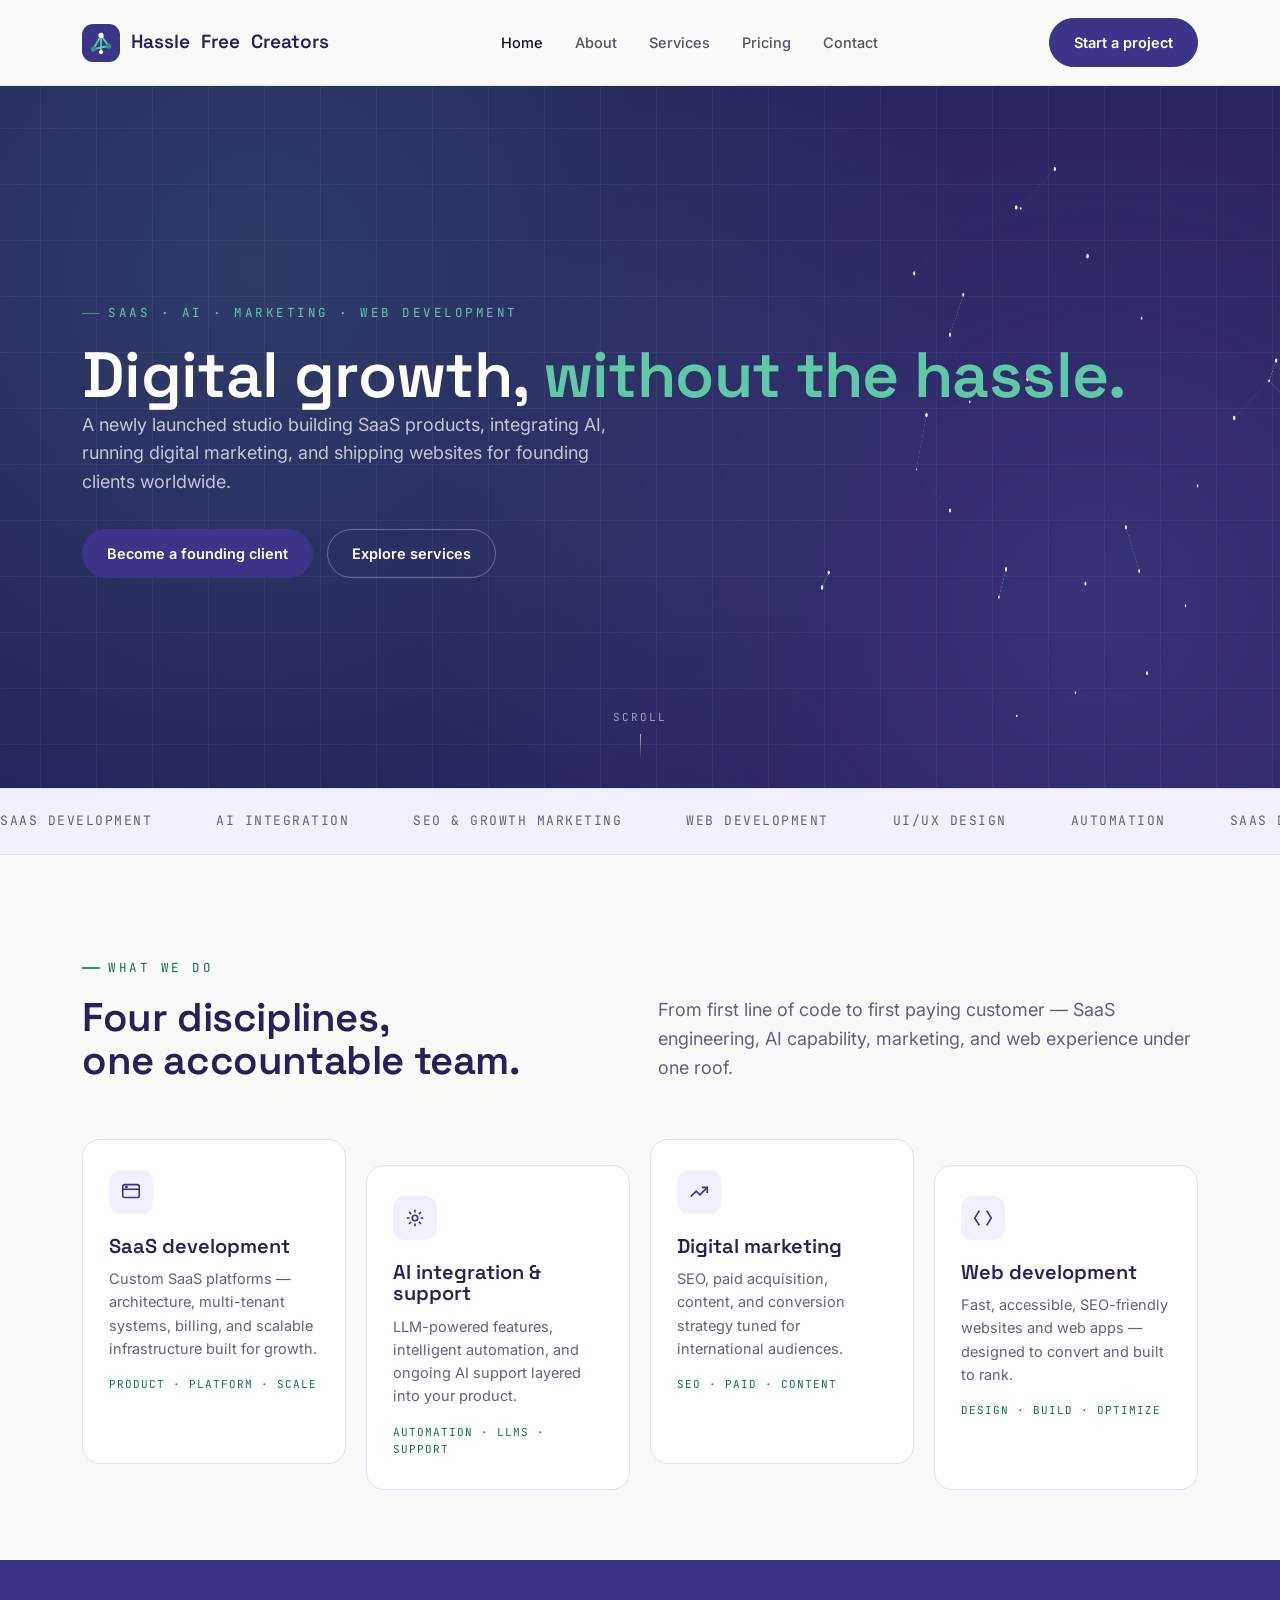
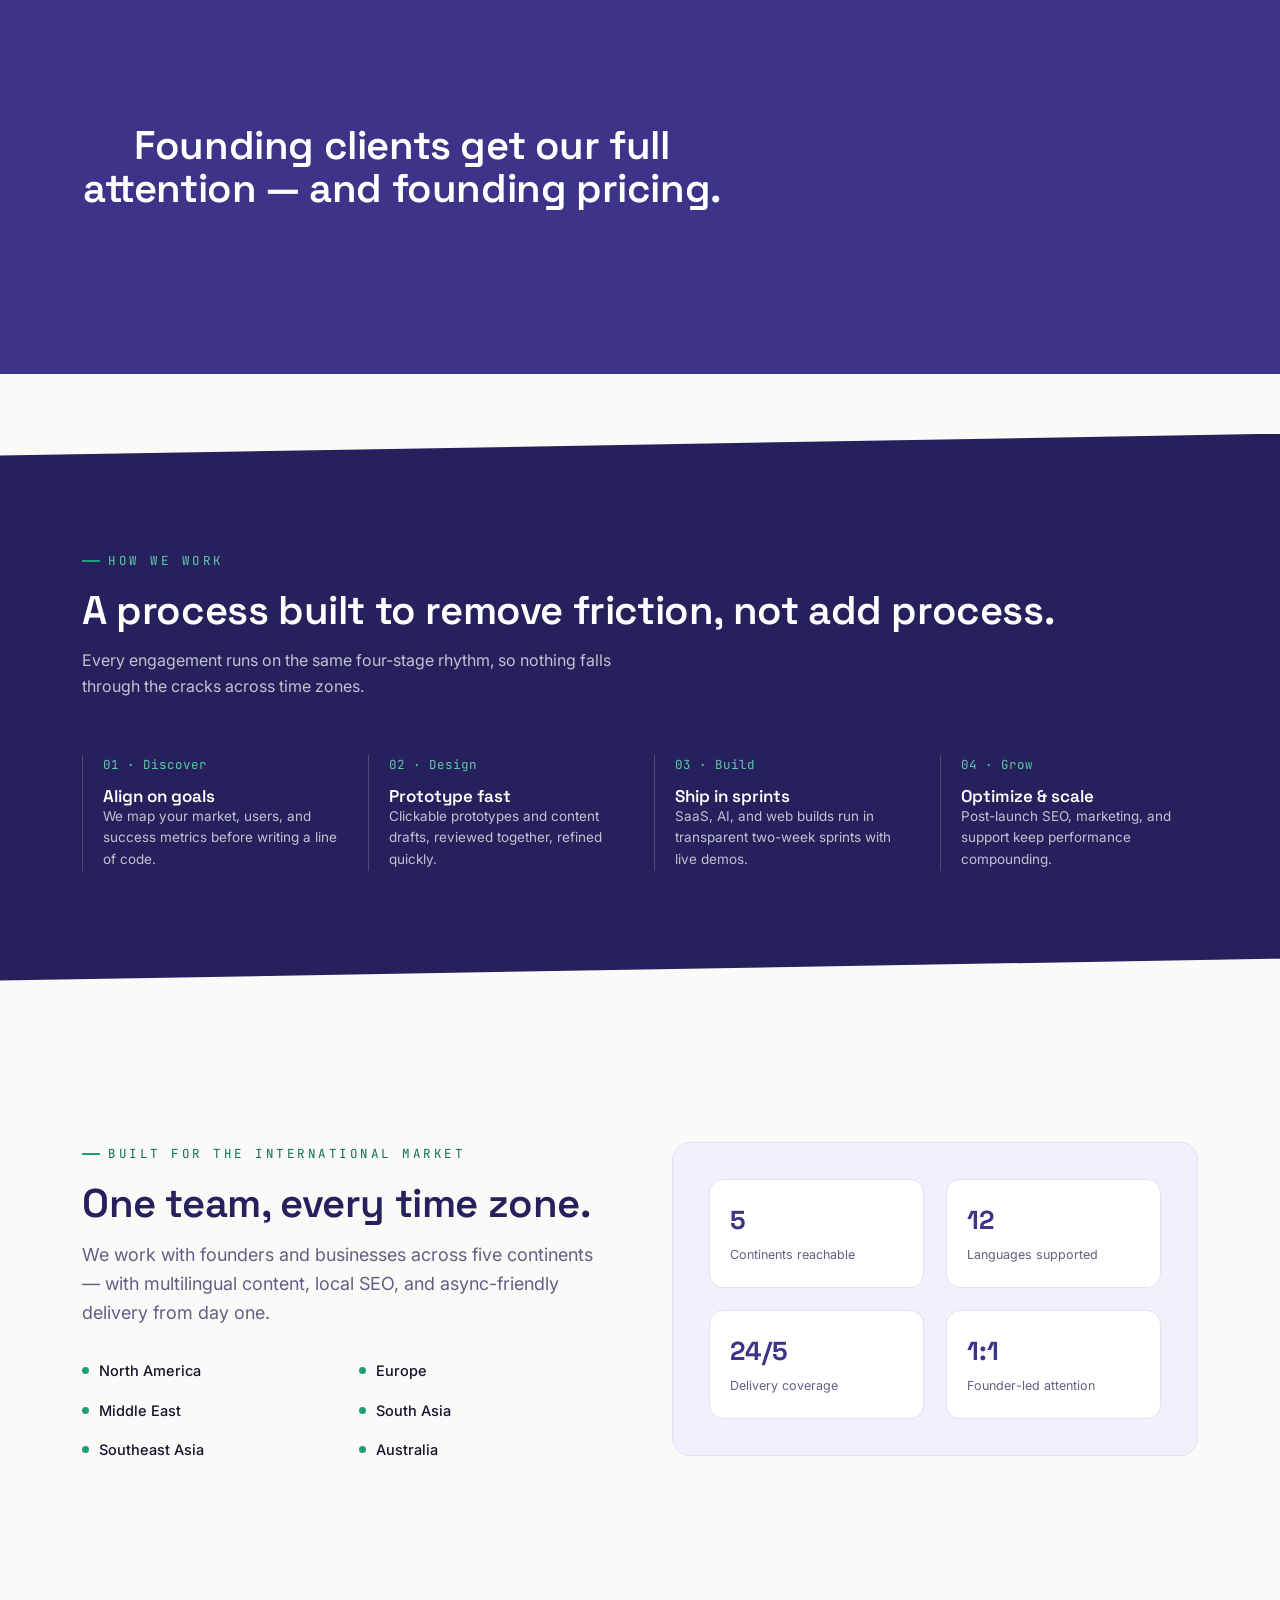
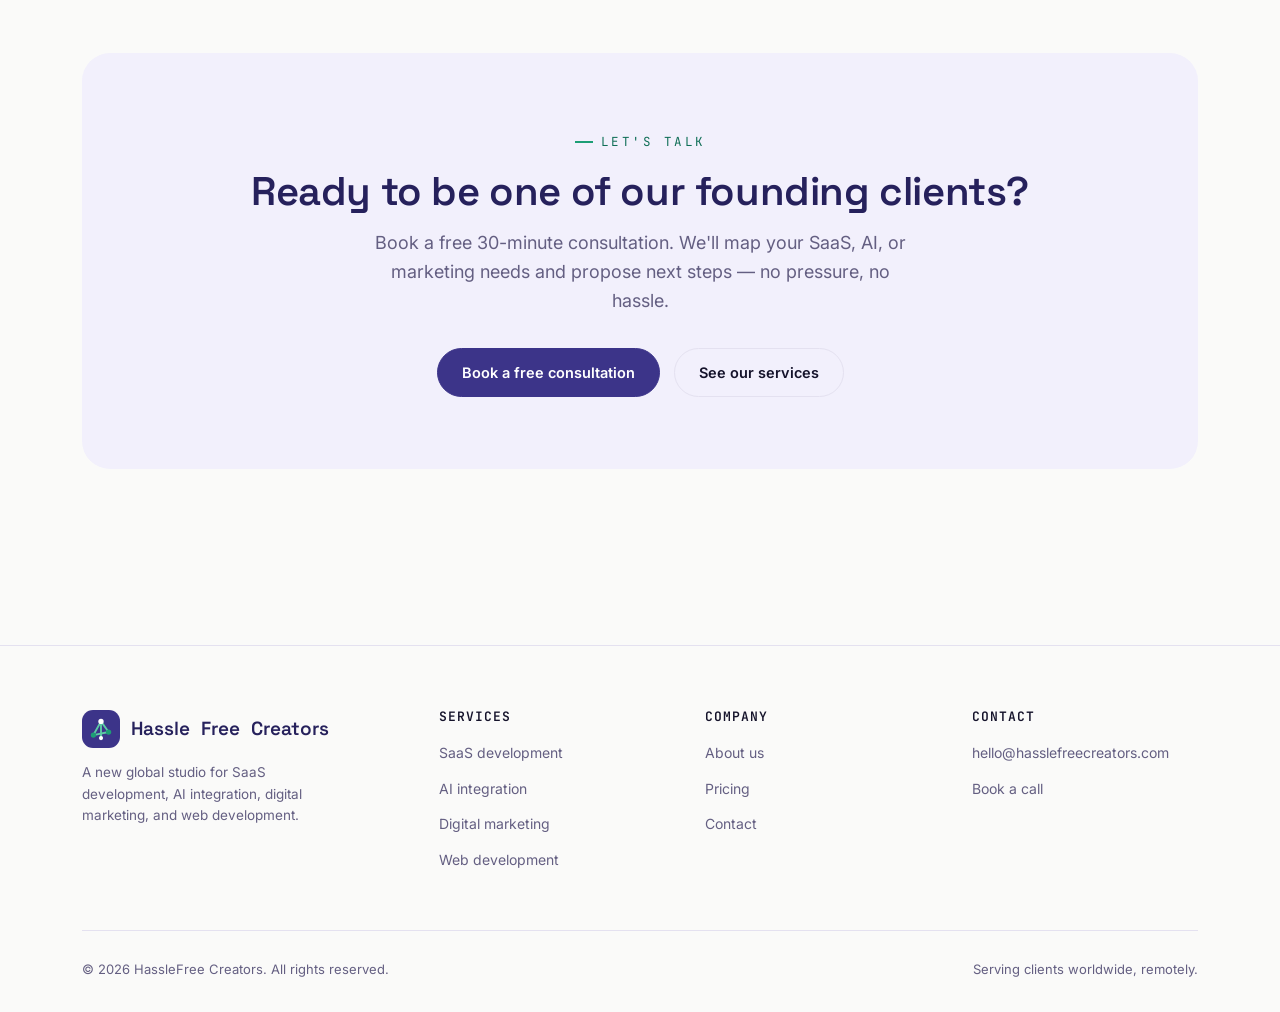
<file: index.html>
<!DOCTYPE html>
<html lang="en">
<head>
<meta charset="UTF-8">
<meta name="viewport" content="width=device-width, initial-scale=1.0">

<title>HassleFree Creators | SaaS Development, AI Solutions, Digital Marketing & Web Development Agency</title>
<meta name="description" content="HassleFree Creators is a new global studio delivering SaaS product development, AI integration and support, digital marketing, and custom web development for startups and businesses worldwide.">
<meta name="keywords" content="SaaS development company, AI development services, AI support and integration, digital marketing agency, custom web development, SaaS solutions provider, international digital agency, web app development, new digital agency, hassle free creators">
<meta name="author" content="HassleFree Creators">
<meta name="robots" content="index, follow">
<link rel="canonical" href="https://www.hasslefreecreators.com/index.html">

<meta property="og:type" content="website">
<meta property="og:site_name" content="HassleFree Creators">
<meta property="og:title" content="HassleFree Creators | SaaS Development, AI Solutions, Digital Marketing & Web Development Agency">
<meta property="og:description" content="A new global studio building SaaS products, integrating AI, running digital marketing, and shipping websites for founding clients worldwide.">
<meta property="og:url" content="https://www.hasslefreecreators.com/index.html">
<meta property="og:image" content="https://www.hasslefreecreators.com/assets/og-cover.jpg">
<meta property="og:locale" content="en_US">

<meta name="twitter:card" content="summary_large_image">
<meta name="twitter:title" content="HassleFree Creators | SaaS Development, AI Solutions, Digital Marketing & Web Development Agency">
<meta name="twitter:description" content="A new global studio building SaaS products, integrating AI, running digital marketing, and shipping websites for founding clients worldwide.">
<meta name="twitter:image" content="https://www.hasslefreecreators.com/assets/og-cover.jpg">

<link rel="alternate" hreflang="en" href="https://www.hasslefreecreators.com/index.html">
<link rel="alternate" hreflang="x-default" href="https://www.hasslefreecreators.com/index.html">

<link rel="icon" href="assets/favicon.svg" type="image/svg+xml">
<link rel="preconnect" href="https://fonts.googleapis.com">
<link rel="preconnect" href="https://fonts.gstatic.com" crossorigin>
<link href="https://fonts.googleapis.com/css2?family=Space+Grotesk:wght@500;600;700&family=Inter:wght@400;500;600&family=JetBrains+Mono:wght@500&display=swap" rel="stylesheet">
<link rel="stylesheet" href="assets/styles.css">
<meta name="google-site-verification" content="Vs9dFCQNeG6AkfUBoslXzuTsIq5evwL-lRMhD6L0AHk" />


<!-- Meta Pixel Code -->
<script>
!function(f,b,e,v,n,t,s)
{if(f.fbq)return;n=f.fbq=function(){n.callMethod?
n.callMethod.apply(n,arguments):n.queue.push(arguments)};
if(!f._fbq)f._fbq=n;n.push=n;n.loaded=!0;n.version='2.0';
n.queue=[];t=b.createElement(e);t.async=!0;
t.src=v;s=b.getElementsByTagName(e)[0];
s.parentNode.insertBefore(t,s)}(window, document,'script',
'https://connect.facebook.net/en_US/fbevents.js');
fbq('init', '1756497255244664');
fbq('track', 'PageView');
</script>
<noscript><img height="1" width="1" style="display:none"
src="https://www.facebook.com/tr?id=1756497255244664&ev=PageView&noscript=1"
/></noscript>
<!-- End Meta Pixel Code -->

<script type="application/ld+json">
{
  "@context": "https://schema.org",
  "@type": "Organization",
  "name": "HassleFree Creators",
  "url": "https://www.hasslefreecreators.com/",
  "logo": "https://www.hasslefreecreators.com/assets/logo.png",
  "description": "A global studio providing SaaS development, AI integration and support, digital marketing, and web development services.",
  "sameAs": [
    "https://www.linkedin.com/company/hasslefreecreators",
    "https://twitter.com/hasslefreecreators",
    "https://www.instagram.com/hasslefreecreators"
  ],
  "contactPoint": {
    "@type": "ContactPoint",
    "contactType": "customer support",
    "email": "hello@hasslefreecreators.com",
    "areaServed": "Worldwide",
    "availableLanguage": ["English"]
  }
}
</script>
<script type="application/ld+json">
{
  "@context": "https://schema.org",
  "@type": "WebSite",
  "name": "HassleFree Creators",
  "url": "https://www.hasslefreecreators.com/",
  "potentialAction": {
    "@type": "SearchAction",
    "target": "https://www.hasslefreecreators.com/search?q={search_term_string}",
    "query-input": "required name=search_term_string"
  }
}
</script>
<script type="application/ld+json">
{
  "@context": "https://schema.org",
  "@type": "ProfessionalService",
  "name": "HassleFree Creators",
  "areaServed": "Worldwide",
  "priceRange": "$$",
  "makesOffer": [
    {"@type":"Offer","itemOffered":{"@type":"Service","name":"SaaS Product Development","description":"End-to-end SaaS design, architecture, and development for startups and enterprises."}},
    {"@type":"Offer","itemOffered":{"@type":"Service","name":"AI Integration and Support","description":"Custom AI features, LLM integration, automation, and ongoing AI support for products."}},
    {"@type":"Offer","itemOffered":{"@type":"Service","name":"Digital Marketing","description":"SEO, paid media, content, and growth marketing for global audiences."}},
    {"@type":"Offer","itemOffered":{"@type":"Service","name":"Web Development","description":"Custom, high-performance, SEO-friendly websites and web applications."}}
  ]
}
</script>
<script type="application/ld+json">
{
  "@context": "https://schema.org",
  "@type": "FAQPage",
  "mainEntity": [
    {"@type":"Question","name":"What services does HassleFree Creators offer?","acceptedAnswer":{"@type":"Answer","text":"SaaS product development, AI integration and support, digital marketing, and custom web development for clients around the world."}},
    {"@type":"Question","name":"Is HassleFree Creators a new studio?","acceptedAnswer":{"@type":"Answer","text":"Yes. HassleFree Creators is newly launched and taking on a limited number of founding client partnerships across SaaS, AI, marketing, and web development."}},
    {"@type":"Question","name":"Does HassleFree Creators work with international clients?","acceptedAnswer":{"@type":"Answer","text":"Yes. The studio works with startups and businesses across North America, Europe, the Middle East, and Asia-Pacific, with flexible timezone-friendly collaboration."}}
  ]
}
</script>
</head>
<body>
<header>
  <div class="nav">
    <a href="index.html" class="logo-lockup">
      <span class="logo-mark"><svg viewBox="0 0 100 100" xmlns="http://www.w3.org/2000/svg">
  <line x1="30" y1="66" x2="50" y2="30" stroke="#5DCAA5" stroke-width="5" stroke-linecap="round"/>
  <line x1="50" y1="30" x2="70" y2="58" stroke="#5DCAA5" stroke-width="5" stroke-linecap="round"/>
  <line x1="30" y1="66" x2="70" y2="58" stroke="#5DCAA5" stroke-width="5" stroke-linecap="round"/>
  <line x1="50" y1="30" x2="50" y2="74" stroke="#5DCAA5" stroke-width="5" stroke-linecap="round"/>
  <circle cx="50" cy="30" r="7" fill="#fff"/>
  <circle cx="30" cy="66" r="7" fill="#1D9E75"/>
  <circle cx="70" cy="58" r="7" fill="#1D9E75"/>
  <circle cx="50" cy="74" r="5.5" fill="#fff"/>
</svg></span>
      Hassle<span class="fr">Free</span> Creators
    </a>
    <nav class="links">
      <a href="index.html" aria-current="page">Home</a>
      <a href="about.html">About</a>
      <a href="services.html">Services</a>
      <a href="pricing.html">Pricing</a>
      <a href="contact.html">Contact</a>
    </nav>
    <a href="contact.html" class="btn btn-primary">Start a project</a>
  </div>
</header>
<main id="top">

  <section class="parallax-hero">
    <div class="parallax-layer layer-grid" data-parallax-speed="0.08"></div>
    <div class="parallax-layer layer-back" data-parallax-speed="0.15"></div>
    <div class="parallax-layer layer-mid" data-parallax-speed="0.28">
      <canvas id="nodeCanvas" aria-hidden="true"></canvas>
    </div>
    <div class="wrap hero-content">
      <span class="eyebrow on-dark">SaaS &middot; AI &middot; Marketing &middot; Web Development</span>
      <h1>Digital growth, <span class="accent">without the hassle.</span></h1>
      <p class="lede">A newly launched studio building SaaS products, integrating AI, running digital marketing, and shipping websites for founding clients worldwide.</p>
      <div class="hero-ctas">
        <a href="contact.html" class="btn btn-primary">Become a founding client</a>
        <a href="services.html" class="btn btn-ghost on-dark">Explore services</a>
      </div>
    </div>
    <div class="scroll-cue">Scroll</div>
  </section>

  <div class="marquee" aria-hidden="true">
    <div class="marquee-track">
      <span>SaaS Development</span><span>AI Integration</span><span>SEO &amp; Growth Marketing</span><span>Web Development</span><span>UI/UX Design</span><span>Automation</span>
      <span>SaaS Development</span><span>AI Integration</span><span>SEO &amp; Growth Marketing</span><span>Web Development</span><span>UI/UX Design</span><span>Automation</span>
    </div>
  </div>

  <section id="services">
    <div class="wrap">
      <div class="services-head reveal">
        <div>
          <span class="eyebrow">What we do</span>
          <h2>Four disciplines,<br>one accountable team.</h2>
        </div>
        <p class="lede">From first line of code to first paying customer &mdash; SaaS engineering, AI capability, marketing, and web experience under one roof.</p>
      </div>
      <div class="service-grid reveal">
        <div class="service-card">
          <div class="service-icon"><svg width="22" height="22" viewBox="0 0 24 24" fill="none" stroke="currentColor" stroke-width="1.8"><rect x="3" y="4" width="18" height="14" rx="2"/><path d="M3 9h18"/><circle cx="7" cy="6.5" r="0.6" fill="currentColor"/></svg></div>
          <h3>SaaS development</h3>
          <p>Custom SaaS platforms &mdash; architecture, multi-tenant systems, billing, and scalable infrastructure built for growth.</p>
          <span class="service-tag">Product &middot; Platform &middot; Scale</span>
        </div>
        <div class="service-card">
          <div class="service-icon"><svg width="22" height="22" viewBox="0 0 24 24" fill="none" stroke="currentColor" stroke-width="1.8"><circle cx="12" cy="12" r="3"/><path d="M12 3v3M12 18v3M3 12h3M18 12h3M5.6 5.6l2.1 2.1M16.3 16.3l2.1 2.1M5.6 18.4l2.1-2.1M16.3 7.7l2.1-2.1"/></svg></div>
          <h3>AI integration &amp; support</h3>
          <p>LLM-powered features, intelligent automation, and ongoing AI support layered into your product.</p>
          <span class="service-tag">Automation &middot; LLMs &middot; Support</span>
        </div>
        <div class="service-card">
          <div class="service-icon"><svg width="22" height="22" viewBox="0 0 24 24" fill="none" stroke="currentColor" stroke-width="1.8"><path d="M3 17l6-6 4 4 8-8"/><path d="M15 7h6v6"/></svg></div>
          <h3>Digital marketing</h3>
          <p>SEO, paid acquisition, content, and conversion strategy tuned for international audiences.</p>
          <span class="service-tag">SEO &middot; Paid &middot; Content</span>
        </div>
        <div class="service-card">
          <div class="service-icon"><svg width="22" height="22" viewBox="0 0 24 24" fill="none" stroke="currentColor" stroke-width="1.8"><path d="M8 4L3 12l5 8M16 4l5 8-5 8"/></svg></div>
          <h3>Web development</h3>
          <p>Fast, accessible, SEO-friendly websites and web apps &mdash; designed to convert and built to rank.</p>
          <span class="service-tag">Design &middot; Build &middot; Optimize</span>
        </div>
      </div>
    </div>
  </section>

  <div class="parallax-band" style="background-image:linear-gradient(180deg,rgba(38,33,92,0.72),rgba(15,110,86,0.6)),radial-gradient(circle at 30% 30%,#3C3489,#15132B 70%);">
    <div class="wrap reveal">
      <h2>Founding clients get our full attention &mdash; and founding pricing.</h2>
    </div>
  </div>

  <section id="process" class="break-section">
    <div class="wrap">
      <span class="eyebrow on-dark">How we work</span>
      <h2>A process built to remove friction, not add process.</h2>
      <p style="max-width:560px;margin-top:16px;">Every engagement runs on the same four-stage rhythm, so nothing falls through the cracks across time zones.</p>
      <div class="process-list">
        <div class="process-item">
          <span class="process-num">01 &middot; Discover</span>
          <h3 style="font-size:17px;">Align on goals</h3>
          <p style="font-size:13.5px;">We map your market, users, and success metrics before writing a line of code.</p>
        </div>
        <div class="process-item">
          <span class="process-num">02 &middot; Design</span>
          <h3 style="font-size:17px;">Prototype fast</h3>
          <p style="font-size:13.5px;">Clickable prototypes and content drafts, reviewed together, refined quickly.</p>
        </div>
        <div class="process-item">
          <span class="process-num">03 &middot; Build</span>
          <h3 style="font-size:17px;">Ship in sprints</h3>
          <p style="font-size:13.5px;">SaaS, AI, and web builds run in transparent two-week sprints with live demos.</p>
        </div>
        <div class="process-item">
          <span class="process-num">04 &middot; Grow</span>
          <h3 style="font-size:17px;">Optimize &amp; scale</h3>
          <p style="font-size:13.5px;">Post-launch SEO, marketing, and support keep performance compounding.</p>
        </div>
      </div>
    </div>
  </section>

  <section id="global">
    <div class="wrap split reveal">
      <div>
        <span class="eyebrow">Built for the international market</span>
        <h2>One team, every time zone.</h2>
        <p class="lede" style="margin-top:16px;">We work with founders and businesses across five continents &mdash; with multilingual content, local SEO, and async-friendly delivery from day one.</p>
        <ul class="region-list">
          <li><span class="dot"></span>North America</li>
          <li><span class="dot"></span>Europe</li>
          <li><span class="dot"></span>Middle East</li>
          <li><span class="dot"></span>South Asia</li>
          <li><span class="dot"></span>Southeast Asia</li>
          <li><span class="dot"></span>Australia</li>
        </ul>
      </div>
      <div class="map-card">
        <div class="grid-stats">
          <div class="map-stat"><b>5</b><span>Continents reachable</span></div>
          <div class="map-stat"><b>12</b><span>Languages supported</span></div>
          <div class="map-stat"><b>24/5</b><span>Delivery coverage</span></div>
          <div class="map-stat"><b>1:1</b><span>Founder-led attention</span></div>
        </div>
      </div>
    </div>
  </section>

  <section id="contact-cta">
    <div class="wrap">
      <div class="cta-section reveal">
        <span class="eyebrow" style="justify-content:center;">Let's talk</span>
        <h2>Ready to be one of our founding clients?</h2>
        <p class="lede">Book a free 30-minute consultation. We'll map your SaaS, AI, or marketing needs and propose next steps &mdash; no pressure, no hassle.</p>
        <div class="cta-row">
          <a href="contact.html" class="btn btn-primary">Book a free consultation</a>
          <a href="services.html" class="btn btn-ghost">See our services</a>
        </div>
      </div>
    </div>
  </section>

</main>
<footer>
  <div class="wrap">
    <div class="foot-grid">
      <div class="foot-col">
        <a href="index.html" class="logo-lockup" style="margin-bottom:14px;">
          <span class="logo-mark"><svg viewBox="0 0 100 100" xmlns="http://www.w3.org/2000/svg">
  <line x1="30" y1="66" x2="50" y2="30" stroke="#5DCAA5" stroke-width="5" stroke-linecap="round"/>
  <line x1="50" y1="30" x2="70" y2="58" stroke="#5DCAA5" stroke-width="5" stroke-linecap="round"/>
  <line x1="30" y1="66" x2="70" y2="58" stroke="#5DCAA5" stroke-width="5" stroke-linecap="round"/>
  <line x1="50" y1="30" x2="50" y2="74" stroke="#5DCAA5" stroke-width="5" stroke-linecap="round"/>
  <circle cx="50" cy="30" r="7" fill="#fff"/>
  <circle cx="30" cy="66" r="7" fill="#1D9E75"/>
  <circle cx="70" cy="58" r="7" fill="#1D9E75"/>
  <circle cx="50" cy="74" r="5.5" fill="#fff"/>
</svg></span>
          Hassle<span class="fr">Free</span> Creators
        </a>
        <p style="font-size:13.5px;max-width:260px;">A new global studio for SaaS development, AI integration, digital marketing, and web development.</p>
      </div>
      <div class="foot-col">
        <h3>Services</h3>
        <ul>
          <li><a href="services.html#saas">SaaS development</a></li>
          <li><a href="services.html#ai">AI integration</a></li>
          <li><a href="services.html#marketing">Digital marketing</a></li>
          <li><a href="services.html#web">Web development</a></li>
        </ul>
      </div>
      <div class="foot-col">
        <h3>Company</h3>
        <ul>
          <li><a href="about.html">About us</a></li>
          <li><a href="pricing.html">Pricing</a></li>
          <li><a href="contact.html">Contact</a></li>
        </ul>
      </div>
      <div class="foot-col">
        <h3>Contact</h3>
        <ul>
          <li><a href="mailto:hello@hasslefreecreators.com">hello@hasslefreecreators.com</a></li>
          <li><a href="contact.html">Book a call</a></li>
        </ul>
      </div>
    </div>
    <div class="foot-bottom">
      <span>&copy; 2026 HassleFree Creators. All rights reserved.</span>
      <span>Serving clients worldwide, remotely.</span>
    </div>
  </div>
</footer>
<script src="assets/main.js"></script>
</body>
</html>
</file>
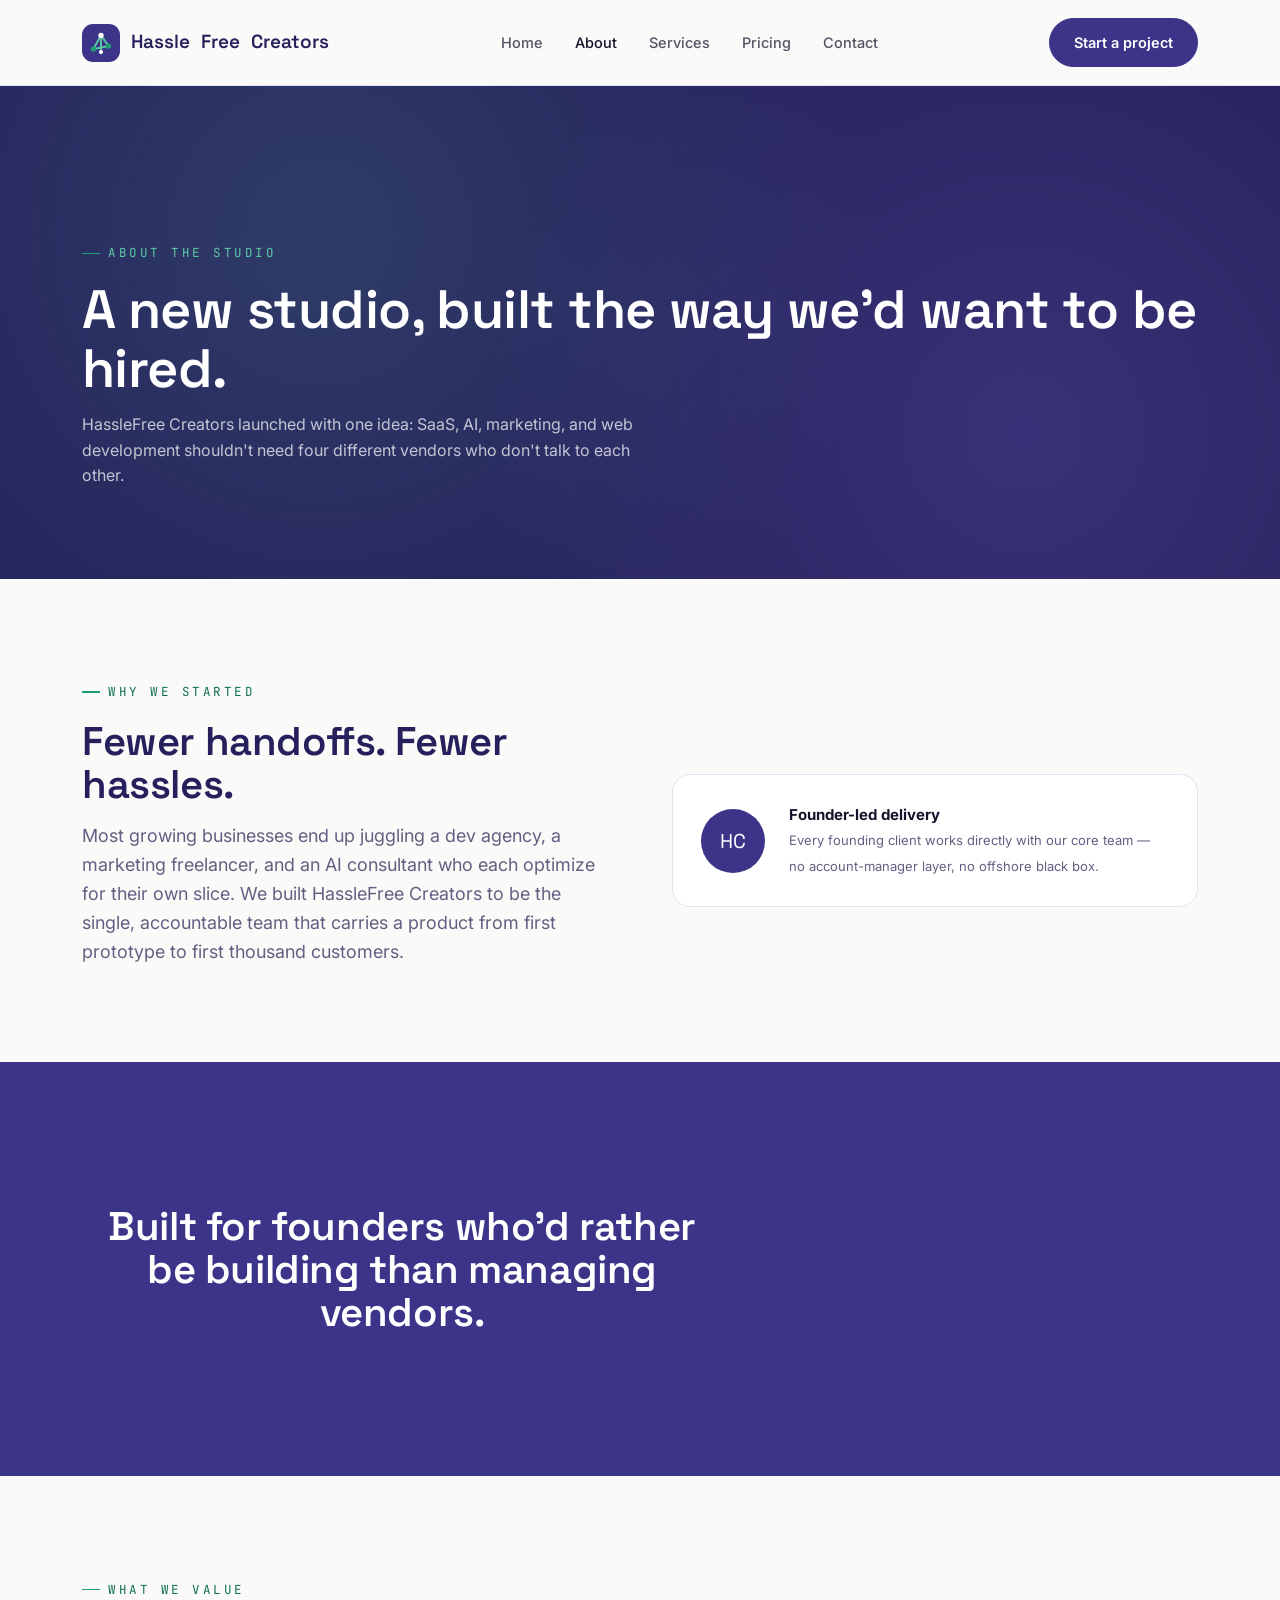
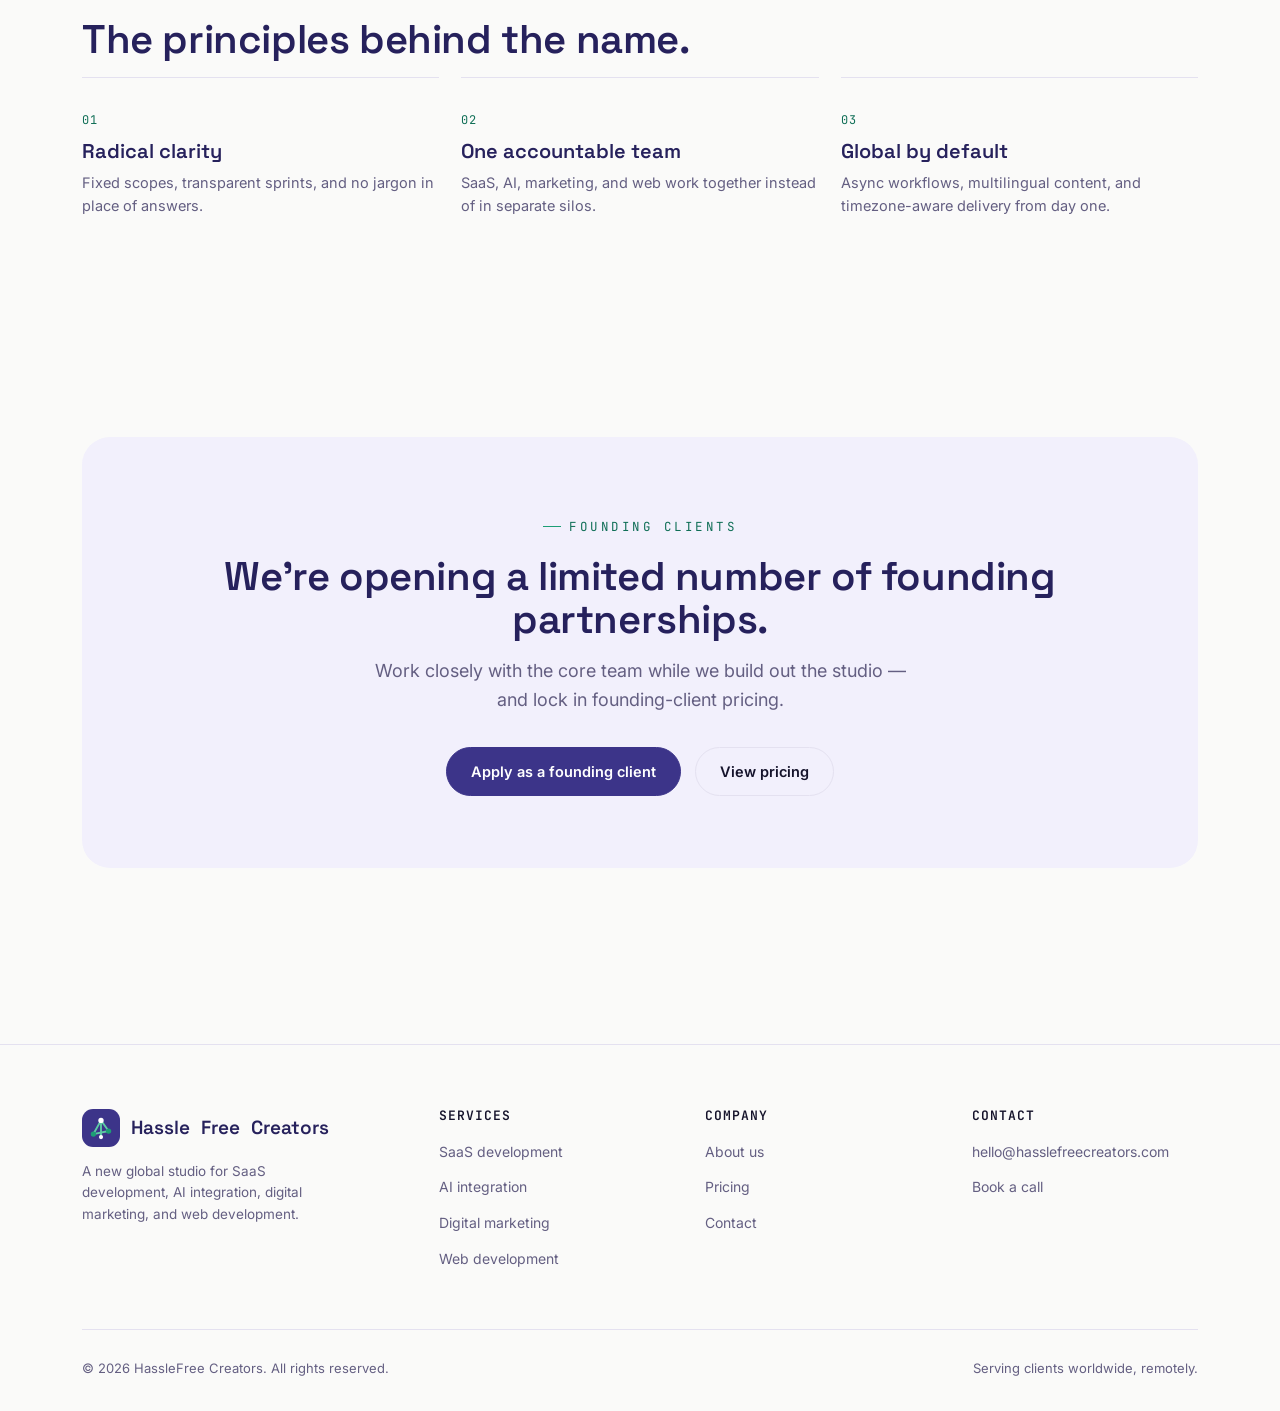
<file: about.html>
<!DOCTYPE html>
<html lang="en">
<head>
<meta charset="UTF-8">
<meta name="viewport" content="width=device-width, initial-scale=1.0">

<title>About HassleFree Creators | New Global SaaS, AI & Web Development Studio</title>
<meta name="description" content="Meet HassleFree Creators, a newly launched studio building SaaS products, integrating AI, and running digital marketing and web development for founding clients worldwide.">
<meta name="keywords" content="about hassle free creators, new digital agency, SaaS studio founders, AI development studio, global web development team">
<meta name="author" content="HassleFree Creators">
<meta name="robots" content="index, follow">
<link rel="canonical" href="https://www.hasslefreecreators.com/about.html">

<meta property="og:type" content="website">
<meta property="og:site_name" content="HassleFree Creators">
<meta property="og:title" content="About HassleFree Creators | New Global SaaS, AI & Web Development Studio">
<meta property="og:description" content="A newly launched studio building SaaS, AI, marketing, and web experiences for founding clients worldwide.">
<meta property="og:url" content="https://www.hasslefreecreators.com/about.html">
<meta property="og:image" content="https://www.hasslefreecreators.com/assets/og-cover.jpg">
<meta property="og:locale" content="en_US">

<meta name="twitter:card" content="summary_large_image">
<meta name="twitter:title" content="About HassleFree Creators | New Global SaaS, AI & Web Development Studio">
<meta name="twitter:description" content="A newly launched studio building SaaS, AI, marketing, and web experiences for founding clients worldwide.">
<meta name="twitter:image" content="https://www.hasslefreecreators.com/assets/og-cover.jpg">

<link rel="alternate" hreflang="en" href="https://www.hasslefreecreators.com/about.html">
<link rel="alternate" hreflang="x-default" href="https://www.hasslefreecreators.com/about.html">

<link rel="icon" href="assets/favicon.svg" type="image/svg+xml">
<link rel="preconnect" href="https://fonts.googleapis.com">
<link rel="preconnect" href="https://fonts.gstatic.com" crossorigin>
<link href="https://fonts.googleapis.com/css2?family=Space+Grotesk:wght@500;600;700&family=Inter:wght@400;500;600&family=JetBrains+Mono:wght@500&display=swap" rel="stylesheet">
<link rel="stylesheet" href="assets/styles.css">

<script type="application/ld+json">
{
  "@context": "https://schema.org",
  "@type": "Organization",
  "name": "HassleFree Creators",
  "url": "https://www.hasslefreecreators.com/",
  "logo": "https://www.hasslefreecreators.com/assets/logo.png",
  "description": "A global studio providing SaaS development, AI integration and support, digital marketing, and web development services.",
  "sameAs": [
    "https://www.linkedin.com/company/hasslefreecreators",
    "https://twitter.com/hasslefreecreators",
    "https://www.instagram.com/hasslefreecreators"
  ],
  "contactPoint": {
    "@type": "ContactPoint",
    "contactType": "customer support",
    "email": "hello@hasslefreecreators.com",
    "areaServed": "Worldwide",
    "availableLanguage": ["English"]
  }
}
</script>

</head>
<body>
<header>
  <div class="nav">
    <a href="index.html" class="logo-lockup">
      <span class="logo-mark"><svg viewBox="0 0 100 100" xmlns="http://www.w3.org/2000/svg">
  <line x1="30" y1="66" x2="50" y2="30" stroke="#5DCAA5" stroke-width="5" stroke-linecap="round"/>
  <line x1="50" y1="30" x2="70" y2="58" stroke="#5DCAA5" stroke-width="5" stroke-linecap="round"/>
  <line x1="30" y1="66" x2="70" y2="58" stroke="#5DCAA5" stroke-width="5" stroke-linecap="round"/>
  <line x1="50" y1="30" x2="50" y2="74" stroke="#5DCAA5" stroke-width="5" stroke-linecap="round"/>
  <circle cx="50" cy="30" r="7" fill="#fff"/>
  <circle cx="30" cy="66" r="7" fill="#1D9E75"/>
  <circle cx="70" cy="58" r="7" fill="#1D9E75"/>
  <circle cx="50" cy="74" r="5.5" fill="#fff"/>
</svg></span>
      Hassle<span class="fr">Free</span> Creators
    </a>
    <nav class="links">
      <a href="index.html">Home</a>
      <a href="about.html" aria-current="page">About</a>
      <a href="services.html">Services</a>
      <a href="pricing.html">Pricing</a>
      <a href="contact.html">Contact</a>
    </nav>
    <a href="contact.html" class="btn btn-primary">Start a project</a>
  </div>
</header>
<main id="top">

  <section class="page-hero">
    <div class="parallax-layer layer-back" data-parallax-speed="0.12"></div>
    <div class="wrap">
      <span class="eyebrow on-dark">About the studio</span>
      <h1>A new studio, built the way we'd want to be hired.</h1>
      <p>HassleFree Creators launched with one idea: SaaS, AI, marketing, and web development shouldn't need four different vendors who don't talk to each other.</p>
    </div>
  </section>

  <section>
    <div class="wrap split reveal">
      <div>
        <span class="eyebrow">Why we started</span>
        <h2>Fewer handoffs. Fewer hassles.</h2>
        <p class="lede" style="margin-top:16px;">Most growing businesses end up juggling a dev agency, a marketing freelancer, and an AI consultant who each optimize for their own slice. We built HassleFree Creators to be the single, accountable team that carries a product from first prototype to first thousand customers.</p>
      </div>
      <div class="founder-card">
        <div class="founder-avatar">HC</div>
        <div>
          <b>Founder-led delivery</b>
          <span>Every founding client works directly with our core team &mdash; no account-manager layer, no offshore black box.</span>
        </div>
      </div>
    </div>
  </section>

  <div class="parallax-band" style="background-image:linear-gradient(180deg,rgba(38,33,92,0.75),rgba(15,110,86,0.6)),radial-gradient(circle at 70% 40%,#3C3489,#15132B 70%);">
    <div class="wrap reveal">
      <h2>Built for founders who'd rather be building than managing vendors.</h2>
    </div>
  </div>

  <section>
    <div class="wrap reveal">
      <span class="eyebrow">What we value</span>
      <h2 style="margin-bottom:8px;">The principles behind the name.</h2>
      <div class="value-grid">
        <div class="value-card">
          <span class="value-num">01</span>
          <h3 style="margin-top:10px;">Radical clarity</h3>
          <p style="margin-top:8px;font-size:14.5px;">Fixed scopes, transparent sprints, and no jargon in place of answers.</p>
        </div>
        <div class="value-card">
          <span class="value-num">02</span>
          <h3 style="margin-top:10px;">One accountable team</h3>
          <p style="margin-top:8px;font-size:14.5px;">SaaS, AI, marketing, and web work together instead of in separate silos.</p>
        </div>
        <div class="value-card">
          <span class="value-num">03</span>
          <h3 style="margin-top:10px;">Global by default</h3>
          <p style="margin-top:8px;font-size:14.5px;">Async workflows, multilingual content, and timezone-aware delivery from day one.</p>
        </div>
      </div>
    </div>
  </section>

  <section>
    <div class="wrap">
      <div class="cta-section reveal">
        <span class="eyebrow" style="justify-content:center;">Founding clients</span>
        <h2>We're opening a limited number of founding partnerships.</h2>
        <p class="lede">Work closely with the core team while we build out the studio &mdash; and lock in founding-client pricing.</p>
        <div class="cta-row">
          <a href="contact.html" class="btn btn-primary">Apply as a founding client</a>
          <a href="pricing.html" class="btn btn-ghost">View pricing</a>
        </div>
      </div>
    </div>
  </section>

</main>
<footer>
  <div class="wrap">
    <div class="foot-grid">
      <div class="foot-col">
        <a href="index.html" class="logo-lockup" style="margin-bottom:14px;">
          <span class="logo-mark"><svg viewBox="0 0 100 100" xmlns="http://www.w3.org/2000/svg">
  <line x1="30" y1="66" x2="50" y2="30" stroke="#5DCAA5" stroke-width="5" stroke-linecap="round"/>
  <line x1="50" y1="30" x2="70" y2="58" stroke="#5DCAA5" stroke-width="5" stroke-linecap="round"/>
  <line x1="30" y1="66" x2="70" y2="58" stroke="#5DCAA5" stroke-width="5" stroke-linecap="round"/>
  <line x1="50" y1="30" x2="50" y2="74" stroke="#5DCAA5" stroke-width="5" stroke-linecap="round"/>
  <circle cx="50" cy="30" r="7" fill="#fff"/>
  <circle cx="30" cy="66" r="7" fill="#1D9E75"/>
  <circle cx="70" cy="58" r="7" fill="#1D9E75"/>
  <circle cx="50" cy="74" r="5.5" fill="#fff"/>
</svg></span>
          Hassle<span class="fr">Free</span> Creators
        </a>
        <p style="font-size:13.5px;max-width:260px;">A new global studio for SaaS development, AI integration, digital marketing, and web development.</p>
      </div>
      <div class="foot-col">
        <h3>Services</h3>
        <ul>
          <li><a href="services.html#saas">SaaS development</a></li>
          <li><a href="services.html#ai">AI integration</a></li>
          <li><a href="services.html#marketing">Digital marketing</a></li>
          <li><a href="services.html#web">Web development</a></li>
        </ul>
      </div>
      <div class="foot-col">
        <h3>Company</h3>
        <ul>
          <li><a href="about.html">About us</a></li>
          <li><a href="pricing.html">Pricing</a></li>
          <li><a href="contact.html">Contact</a></li>
        </ul>
      </div>
      <div class="foot-col">
        <h3>Contact</h3>
        <ul>
          <li><a href="mailto:hello@hasslefreecreators.com">hello@hasslefreecreators.com</a></li>
          <li><a href="contact.html">Book a call</a></li>
        </ul>
      </div>
    </div>
    <div class="foot-bottom">
      <span>&copy; 2026 HassleFree Creators. All rights reserved.</span>
      <span>Serving clients worldwide, remotely.</span>
    </div>
  </div>
</footer>
<script src="assets/main.js"></script>
</body>
</html>
</file>
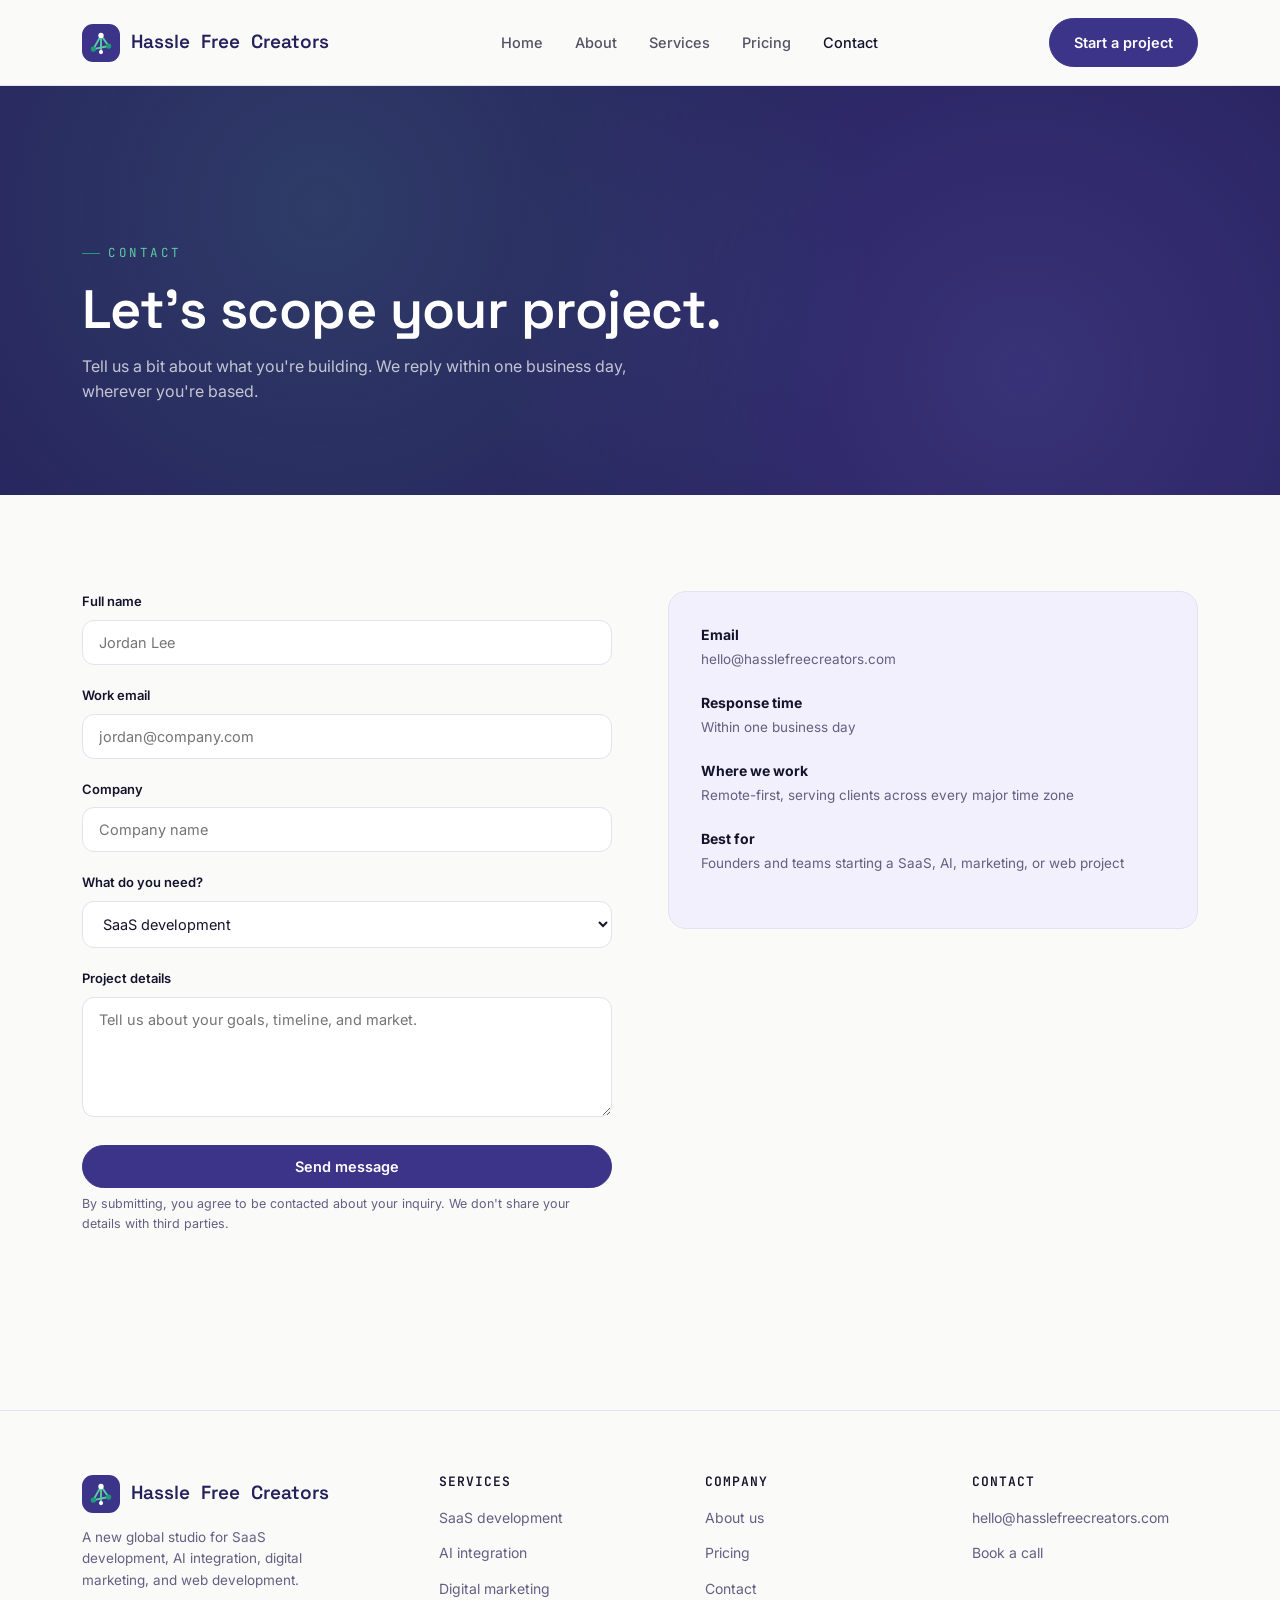
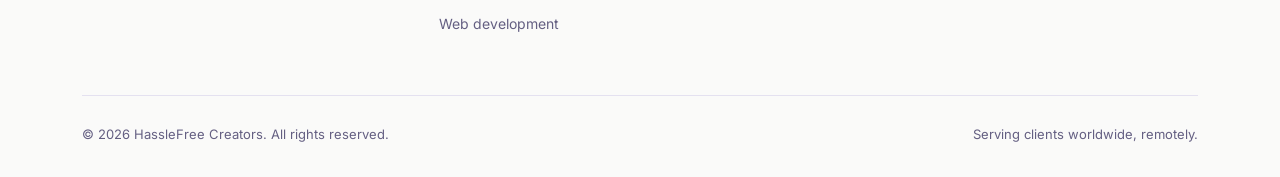
<file: contact.html>
<!DOCTYPE html>
<html lang="en">
<head>
<meta charset="UTF-8">
<meta name="viewport" content="width=device-width, initial-scale=1.0">

<title>Contact HassleFree Creators | Book a Free Consultation</title>
<meta name="description" content="Get in touch with HassleFree Creators to discuss SaaS development, AI integration, digital marketing, or web development for your business.">
<meta name="keywords" content="contact hassle free creators, book consultation, SaaS development inquiry, web development quote, digital marketing consultation">
<meta name="author" content="HassleFree Creators">
<meta name="robots" content="index, follow">
<link rel="canonical" href="https://www.hasslefreecreators.com/contact.html">

<meta property="og:type" content="website">
<meta property="og:site_name" content="HassleFree Creators">
<meta property="og:title" content="Contact HassleFree Creators | Book a Free Consultation">
<meta property="og:description" content="Book a free consultation with HassleFree Creators for SaaS, AI, marketing, or web development.">
<meta property="og:url" content="https://www.hasslefreecreators.com/contact.html">
<meta property="og:image" content="https://www.hasslefreecreators.com/assets/og-cover.jpg">
<meta property="og:locale" content="en_US">

<meta name="twitter:card" content="summary_large_image">
<meta name="twitter:title" content="Contact HassleFree Creators | Book a Free Consultation">
<meta name="twitter:description" content="Book a free consultation with HassleFree Creators for SaaS, AI, marketing, or web development.">
<meta name="twitter:image" content="https://www.hasslefreecreators.com/assets/og-cover.jpg">

<link rel="alternate" hreflang="en" href="https://www.hasslefreecreators.com/contact.html">
<link rel="alternate" hreflang="x-default" href="https://www.hasslefreecreators.com/contact.html">

<link rel="icon" href="assets/favicon.svg" type="image/svg+xml">
<link rel="preconnect" href="https://fonts.googleapis.com">
<link rel="preconnect" href="https://fonts.gstatic.com" crossorigin>
<link href="https://fonts.googleapis.com/css2?family=Space+Grotesk:wght@500;600;700&family=Inter:wght@400;500;600&family=JetBrains+Mono:wght@500&display=swap" rel="stylesheet">
<link rel="stylesheet" href="assets/styles.css">

<script type="application/ld+json">
{
  "@context": "https://schema.org",
  "@type": "Organization",
  "name": "HassleFree Creators",
  "url": "https://www.hasslefreecreators.com/",
  "logo": "https://www.hasslefreecreators.com/assets/logo.png",
  "description": "A global studio providing SaaS development, AI integration and support, digital marketing, and web development services.",
  "sameAs": [
    "https://www.linkedin.com/company/hasslefreecreators",
    "https://twitter.com/hasslefreecreators",
    "https://www.instagram.com/hasslefreecreators"
  ],
  "contactPoint": {
    "@type": "ContactPoint",
    "contactType": "customer support",
    "email": "hello@hasslefreecreators.com",
    "areaServed": "Worldwide",
    "availableLanguage": ["English"]
  }
}
</script>
<script type="application/ld+json">
{
  "@context": "https://schema.org",
  "@type": "ContactPage",
  "name": "Contact HassleFree Creators",
  "url": "https://www.hasslefreecreators.com/contact.html"
}
</script>
</head>
<body>
<header>
  <div class="nav">
    <a href="index.html" class="logo-lockup">
      <span class="logo-mark"><svg viewBox="0 0 100 100" xmlns="http://www.w3.org/2000/svg">
  <line x1="30" y1="66" x2="50" y2="30" stroke="#5DCAA5" stroke-width="5" stroke-linecap="round"/>
  <line x1="50" y1="30" x2="70" y2="58" stroke="#5DCAA5" stroke-width="5" stroke-linecap="round"/>
  <line x1="30" y1="66" x2="70" y2="58" stroke="#5DCAA5" stroke-width="5" stroke-linecap="round"/>
  <line x1="50" y1="30" x2="50" y2="74" stroke="#5DCAA5" stroke-width="5" stroke-linecap="round"/>
  <circle cx="50" cy="30" r="7" fill="#fff"/>
  <circle cx="30" cy="66" r="7" fill="#1D9E75"/>
  <circle cx="70" cy="58" r="7" fill="#1D9E75"/>
  <circle cx="50" cy="74" r="5.5" fill="#fff"/>
</svg></span>
      Hassle<span class="fr">Free</span> Creators
    </a>
    <nav class="links">
      <a href="index.html">Home</a>
      <a href="about.html">About</a>
      <a href="services.html">Services</a>
      <a href="pricing.html">Pricing</a>
      <a href="contact.html" aria-current="page">Contact</a>
    </nav>
    <a href="contact.html" class="btn btn-primary">Start a project</a>
  </div>
</header>
<main id="top">

  <section class="page-hero">
    <div class="parallax-layer layer-back" data-parallax-speed="0.12"></div>
    <div class="wrap">
      <span class="eyebrow on-dark">Contact</span>
      <h1>Let's scope your project.</h1>
      <p>Tell us a bit about what you're building. We reply within one business day, wherever you're based.</p>
    </div>
  </section>

  <section>
    <div class="wrap contact-grid reveal">
      <div>
        <form id="contactForm" novalidate>
          <div class="form-field">
            <label for="name">Full name</label>
            <input type="text" id="name" name="name" required placeholder="Jordan Lee">
          </div>
          <div class="form-field">
            <label for="email">Work email</label>
            <input type="email" id="email" name="email" required placeholder="jordan@company.com">
          </div>
          <div class="form-field">
            <label for="company">Company</label>
            <input type="text" id="company" name="company" placeholder="Company name">
          </div>
          <div class="form-field">
            <label for="service">What do you need?</label>
            <select id="service" name="service">
              <option>SaaS development</option>
              <option>AI integration &amp; support</option>
              <option>Digital marketing</option>
              <option>Web development</option>
              <option>Not sure yet</option>
            </select>
          </div>
          <div class="form-field">
            <label for="message">Project details</label>
            <textarea id="message" name="message" required placeholder="Tell us about your goals, timeline, and market."></textarea>
          </div>
          <button type="submit" class="btn btn-primary" style="width:100%;">Send message</button>
          <p class="form-note">By submitting, you agree to be contacted about your inquiry. We don't share your details with third parties.</p>
          <div class="form-success" id="formSuccess"></div>
        </form>
      </div>
      <div>
        <div class="contact-info-card">
          <div class="info-row">
            <div><b>Email</b><span>hello@hasslefreecreators.com</span></div>
          </div>
          <div class="info-row">
            <div><b>Response time</b><span>Within one business day</span></div>
          </div>
          <div class="info-row">
            <div><b>Where we work</b><span>Remote-first, serving clients across every major time zone</span></div>
          </div>
          <div class="info-row">
            <div><b>Best for</b><span>Founders and teams starting a SaaS, AI, marketing, or web project</span></div>
          </div>
        </div>
      </div>
    </div>
  </section>

</main>
<footer>
  <div class="wrap">
    <div class="foot-grid">
      <div class="foot-col">
        <a href="index.html" class="logo-lockup" style="margin-bottom:14px;">
          <span class="logo-mark"><svg viewBox="0 0 100 100" xmlns="http://www.w3.org/2000/svg">
  <line x1="30" y1="66" x2="50" y2="30" stroke="#5DCAA5" stroke-width="5" stroke-linecap="round"/>
  <line x1="50" y1="30" x2="70" y2="58" stroke="#5DCAA5" stroke-width="5" stroke-linecap="round"/>
  <line x1="30" y1="66" x2="70" y2="58" stroke="#5DCAA5" stroke-width="5" stroke-linecap="round"/>
  <line x1="50" y1="30" x2="50" y2="74" stroke="#5DCAA5" stroke-width="5" stroke-linecap="round"/>
  <circle cx="50" cy="30" r="7" fill="#fff"/>
  <circle cx="30" cy="66" r="7" fill="#1D9E75"/>
  <circle cx="70" cy="58" r="7" fill="#1D9E75"/>
  <circle cx="50" cy="74" r="5.5" fill="#fff"/>
</svg></span>
          Hassle<span class="fr">Free</span> Creators
        </a>
        <p style="font-size:13.5px;max-width:260px;">A new global studio for SaaS development, AI integration, digital marketing, and web development.</p>
      </div>
      <div class="foot-col">
        <h3>Services</h3>
        <ul>
          <li><a href="services.html#saas">SaaS development</a></li>
          <li><a href="services.html#ai">AI integration</a></li>
          <li><a href="services.html#marketing">Digital marketing</a></li>
          <li><a href="services.html#web">Web development</a></li>
        </ul>
      </div>
      <div class="foot-col">
        <h3>Company</h3>
        <ul>
          <li><a href="about.html">About us</a></li>
          <li><a href="pricing.html">Pricing</a></li>
          <li><a href="contact.html">Contact</a></li>
        </ul>
      </div>
      <div class="foot-col">
        <h3>Contact</h3>
        <ul>
          <li><a href="mailto:hello@hasslefreecreators.com">hello@hasslefreecreators.com</a></li>
          <li><a href="contact.html">Book a call</a></li>
        </ul>
      </div>
    </div>
    <div class="foot-bottom">
      <span>&copy; 2026 HassleFree Creators. All rights reserved.</span>
      <span>Serving clients worldwide, remotely.</span>
    </div>
  </div>
</footer>
<script src="assets/main.js"></script>
</body>
</html>
</file>
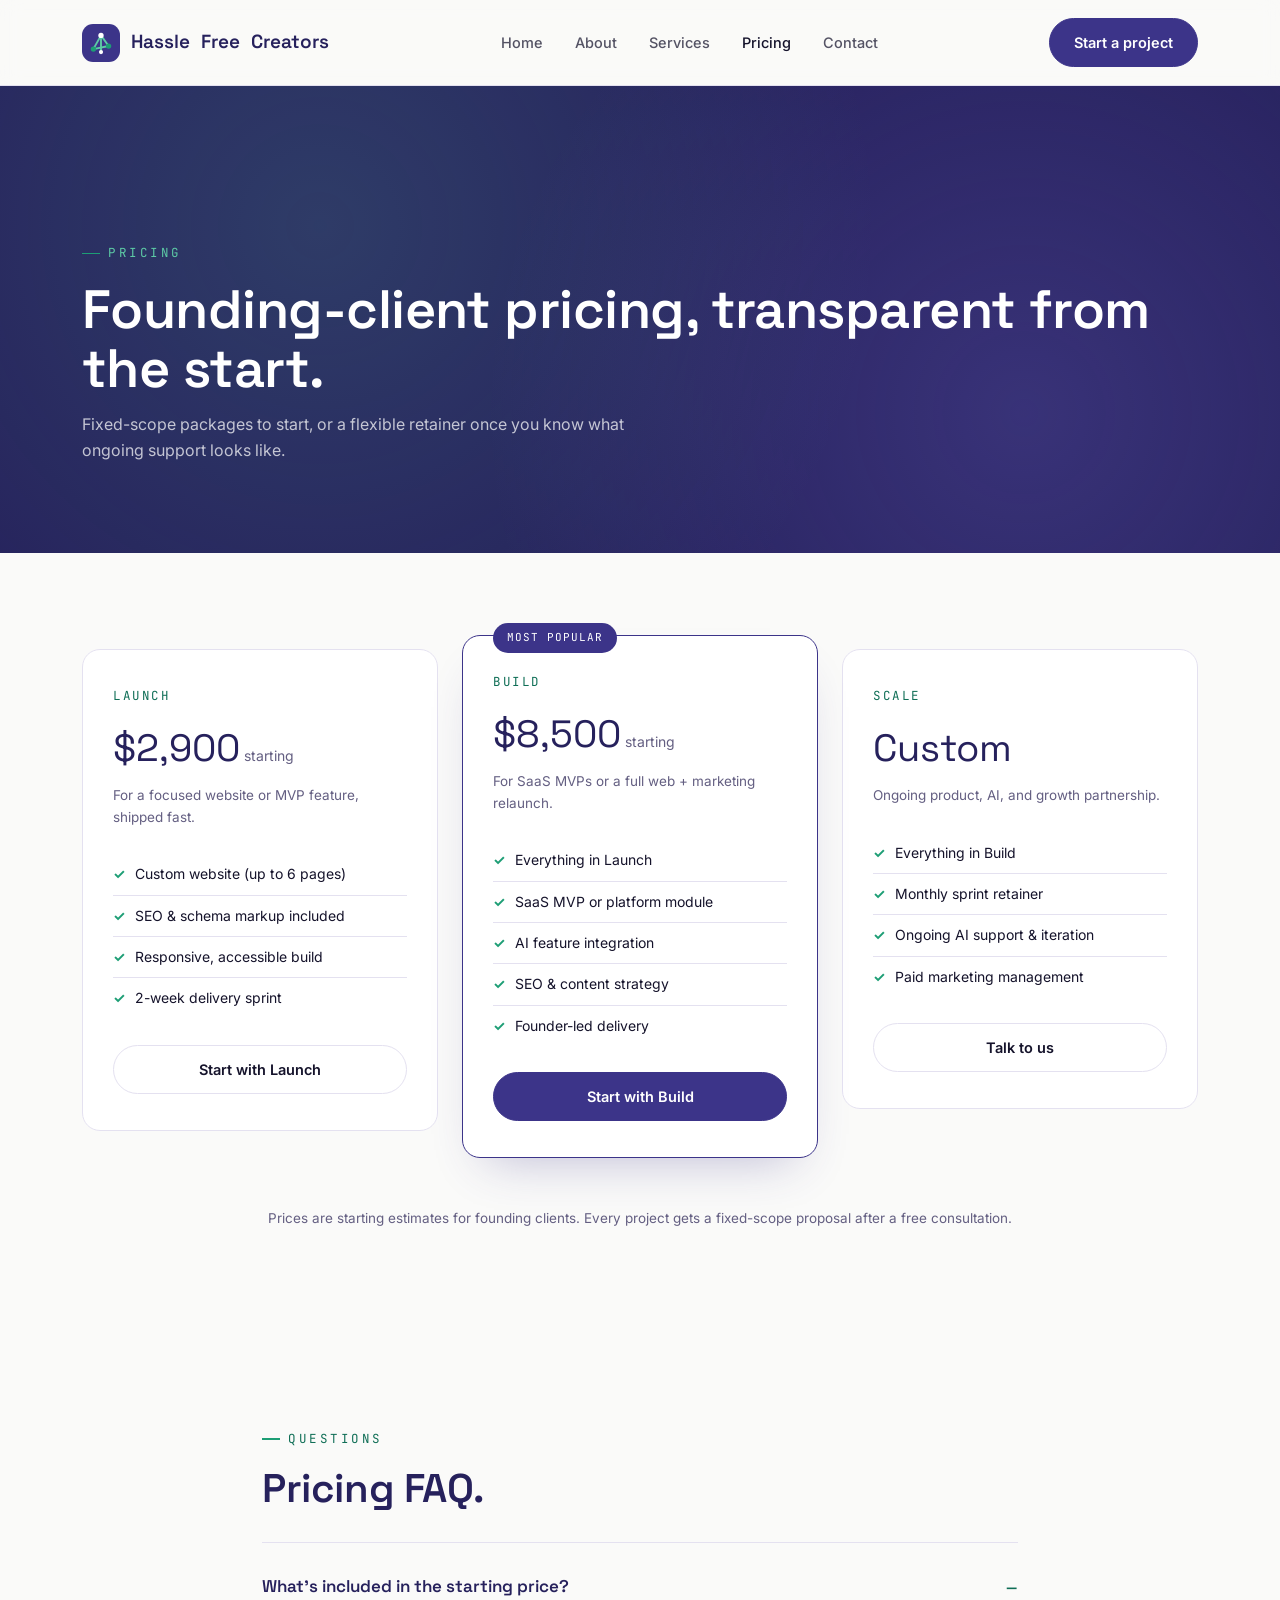
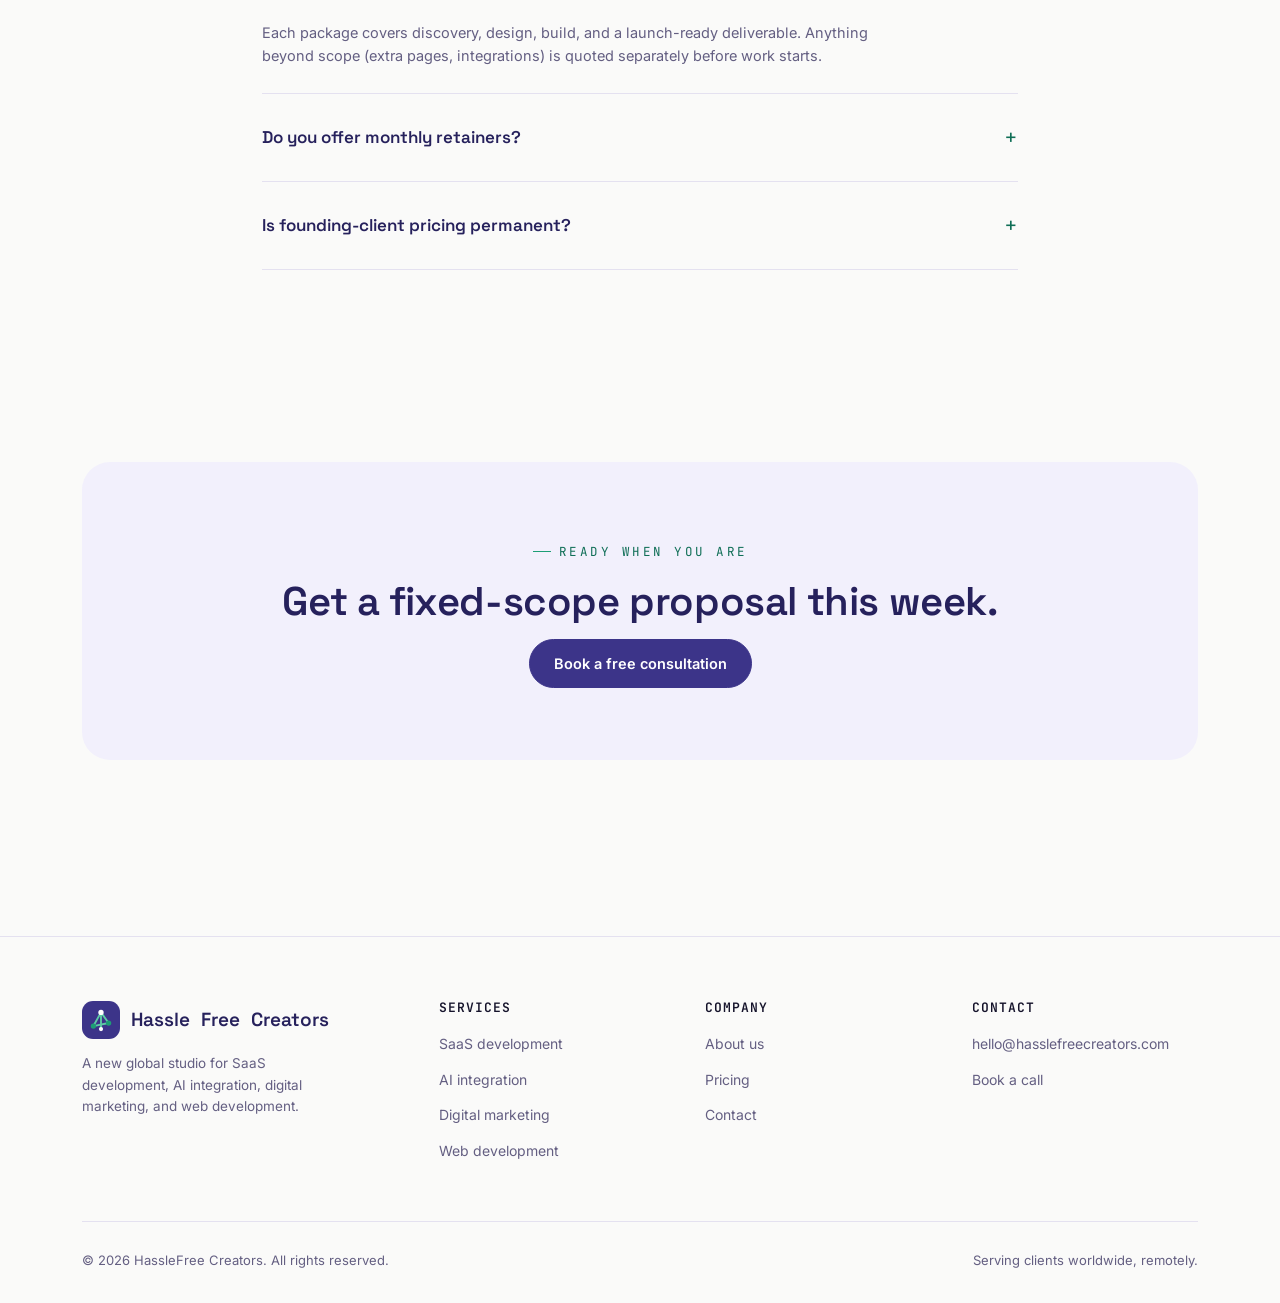
<file: pricing.html>
<!DOCTYPE html>
<html lang="en">
<head>
<meta charset="UTF-8">
<meta name="viewport" content="width=device-width, initial-scale=1.0">

<title>Pricing | HassleFree Creators SaaS, AI, Marketing & Web Development</title>
<meta name="description" content="Transparent founding-client pricing for SaaS development, AI integration, digital marketing, and web development packages at HassleFree Creators.">
<meta name="keywords" content="SaaS development pricing, web development pricing, digital marketing agency pricing, AI integration cost, website design pricing">
<meta name="author" content="HassleFree Creators">
<meta name="robots" content="index, follow">
<link rel="canonical" href="https://www.hasslefreecreators.com/pricing.html">

<meta property="og:type" content="website">
<meta property="og:site_name" content="HassleFree Creators">
<meta property="og:title" content="Pricing | HassleFree Creators SaaS, AI, Marketing & Web Development">
<meta property="og:description" content="Transparent founding-client pricing for SaaS, AI, marketing, and web development packages.">
<meta property="og:url" content="https://www.hasslefreecreators.com/pricing.html">
<meta property="og:image" content="https://www.hasslefreecreators.com/assets/og-cover.jpg">
<meta property="og:locale" content="en_US">

<meta name="twitter:card" content="summary_large_image">
<meta name="twitter:title" content="Pricing | HassleFree Creators SaaS, AI, Marketing & Web Development">
<meta name="twitter:description" content="Transparent founding-client pricing for SaaS, AI, marketing, and web development packages.">
<meta name="twitter:image" content="https://www.hasslefreecreators.com/assets/og-cover.jpg">

<link rel="alternate" hreflang="en" href="https://www.hasslefreecreators.com/pricing.html">
<link rel="alternate" hreflang="x-default" href="https://www.hasslefreecreators.com/pricing.html">

<link rel="icon" href="assets/favicon.svg" type="image/svg+xml">
<link rel="preconnect" href="https://fonts.googleapis.com">
<link rel="preconnect" href="https://fonts.gstatic.com" crossorigin>
<link href="https://fonts.googleapis.com/css2?family=Space+Grotesk:wght@500;600;700&family=Inter:wght@400;500;600&family=JetBrains+Mono:wght@500&display=swap" rel="stylesheet">
<link rel="stylesheet" href="assets/styles.css">

<script type="application/ld+json">
{
  "@context": "https://schema.org",
  "@type": "Organization",
  "name": "HassleFree Creators",
  "url": "https://www.hasslefreecreators.com/",
  "logo": "https://www.hasslefreecreators.com/assets/logo.png",
  "description": "A global studio providing SaaS development, AI integration and support, digital marketing, and web development services.",
  "sameAs": [
    "https://www.linkedin.com/company/hasslefreecreators",
    "https://twitter.com/hasslefreecreators",
    "https://www.instagram.com/hasslefreecreators"
  ],
  "contactPoint": {
    "@type": "ContactPoint",
    "contactType": "customer support",
    "email": "hello@hasslefreecreators.com",
    "areaServed": "Worldwide",
    "availableLanguage": ["English"]
  }
}
</script>
<script type="application/ld+json">
{
  "@context": "https://schema.org",
  "@type": "FAQPage",
  "mainEntity": [
    {"@type":"Question","name":"What's included in the starting price?","acceptedAnswer":{"@type":"Answer","text":"Each package covers discovery, design, build, and a launch-ready deliverable, with anything beyond scope quoted separately before work starts."}},
    {"@type":"Question","name":"Do you offer monthly retainers?","acceptedAnswer":{"@type":"Answer","text":"Yes, the Scale package is a flexible monthly retainer for ongoing SaaS, AI, and marketing work."}},
    {"@type":"Question","name":"Is founding-client pricing permanent?","acceptedAnswer":{"@type":"Answer","text":"Founding pricing is available while onboarding the first cohort of clients and is locked in for the life of the engagement."}}
  ]
}
</script>
</head>
<body>
<header>
  <div class="nav">
    <a href="index.html" class="logo-lockup">
      <span class="logo-mark"><svg viewBox="0 0 100 100" xmlns="http://www.w3.org/2000/svg">
  <line x1="30" y1="66" x2="50" y2="30" stroke="#5DCAA5" stroke-width="5" stroke-linecap="round"/>
  <line x1="50" y1="30" x2="70" y2="58" stroke="#5DCAA5" stroke-width="5" stroke-linecap="round"/>
  <line x1="30" y1="66" x2="70" y2="58" stroke="#5DCAA5" stroke-width="5" stroke-linecap="round"/>
  <line x1="50" y1="30" x2="50" y2="74" stroke="#5DCAA5" stroke-width="5" stroke-linecap="round"/>
  <circle cx="50" cy="30" r="7" fill="#fff"/>
  <circle cx="30" cy="66" r="7" fill="#1D9E75"/>
  <circle cx="70" cy="58" r="7" fill="#1D9E75"/>
  <circle cx="50" cy="74" r="5.5" fill="#fff"/>
</svg></span>
      Hassle<span class="fr">Free</span> Creators
    </a>
    <nav class="links">
      <a href="index.html">Home</a>
      <a href="about.html">About</a>
      <a href="services.html">Services</a>
      <a href="pricing.html" aria-current="page">Pricing</a>
      <a href="contact.html">Contact</a>
    </nav>
    <a href="contact.html" class="btn btn-primary">Start a project</a>
  </div>
</header>
<main id="top">

  <section class="page-hero">
    <div class="parallax-layer layer-back" data-parallax-speed="0.12"></div>
    <div class="wrap">
      <span class="eyebrow on-dark">Pricing</span>
      <h1>Founding-client pricing, transparent from the start.</h1>
      <p>Fixed-scope packages to start, or a flexible retainer once you know what ongoing support looks like.</p>
    </div>
  </section>

  <section>
    <div class="wrap">
      <div class="pricing-grid reveal">
        <div class="price-card">
          <div class="price-name">Launch</div>
          <div class="price-amount">$2,900<span>&nbsp;starting</span></div>
          <p class="price-desc">For a focused website or MVP feature, shipped fast.</p>
          <ul class="price-feats">
            <li><span class="check">&#10003;</span>Custom website (up to 6 pages)</li>
            <li><span class="check">&#10003;</span>SEO &amp; schema markup included</li>
            <li><span class="check">&#10003;</span>Responsive, accessible build</li>
            <li><span class="check">&#10003;</span>2-week delivery sprint</li>
          </ul>
          <a href="contact.html" class="btn btn-ghost">Start with Launch</a>
        </div>
        <div class="price-card featured">
          <span class="price-badge">Most popular</span>
          <div class="price-name">Build</div>
          <div class="price-amount">$8,500<span>&nbsp;starting</span></div>
          <p class="price-desc">For SaaS MVPs or a full web + marketing relaunch.</p>
          <ul class="price-feats">
            <li><span class="check">&#10003;</span>Everything in Launch</li>
            <li><span class="check">&#10003;</span>SaaS MVP or platform module</li>
            <li><span class="check">&#10003;</span>AI feature integration</li>
            <li><span class="check">&#10003;</span>SEO &amp; content strategy</li>
            <li><span class="check">&#10003;</span>Founder-led delivery</li>
          </ul>
          <a href="contact.html" class="btn btn-primary">Start with Build</a>
        </div>
        <div class="price-card">
          <div class="price-name">Scale</div>
          <div class="price-amount">Custom</div>
          <p class="price-desc">Ongoing product, AI, and growth partnership.</p>
          <ul class="price-feats">
            <li><span class="check">&#10003;</span>Everything in Build</li>
            <li><span class="check">&#10003;</span>Monthly sprint retainer</li>
            <li><span class="check">&#10003;</span>Ongoing AI support &amp; iteration</li>
            <li><span class="check">&#10003;</span>Paid marketing management</li>
          </ul>
          <a href="contact.html" class="btn btn-ghost">Talk to us</a>
        </div>
      </div>
      <p style="text-align:center;margin-top:36px;font-size:13.5px;">Prices are starting estimates for founding clients. Every project gets a fixed-scope proposal after a free consultation.</p>
    </div>
  </section>

  <section id="faq">
    <div class="wrap" style="max-width:820px;">
      <span class="eyebrow">Questions</span>
      <h2 style="margin-bottom:8px;">Pricing FAQ.</h2>
      <div style="margin-top:32px;" class="reveal">
        <details class="faq-item" open>
          <summary>What's included in the starting price?</summary>
          <p>Each package covers discovery, design, build, and a launch-ready deliverable. Anything beyond scope (extra pages, integrations) is quoted separately before work starts.</p>
        </details>
        <details class="faq-item">
          <summary>Do you offer monthly retainers?</summary>
          <p>Yes &mdash; the Scale package is a flexible monthly retainer for ongoing SaaS, AI, and marketing work once your product is live.</p>
        </details>
        <details class="faq-item">
          <summary>Is founding-client pricing permanent?</summary>
          <p>Founding pricing is available while we onboard our first cohort of clients and is locked in for the life of your engagement.</p>
        </details>
      </div>
    </div>
  </section>

  <section>
    <div class="wrap">
      <div class="cta-section reveal">
        <span class="eyebrow" style="justify-content:center;">Ready when you are</span>
        <h2>Get a fixed-scope proposal this week.</h2>
        <div class="cta-row">
          <a href="contact.html" class="btn btn-primary">Book a free consultation</a>
        </div>
      </div>
    </div>
  </section>

</main>
<footer>
  <div class="wrap">
    <div class="foot-grid">
      <div class="foot-col">
        <a href="index.html" class="logo-lockup" style="margin-bottom:14px;">
          <span class="logo-mark"><svg viewBox="0 0 100 100" xmlns="http://www.w3.org/2000/svg">
  <line x1="30" y1="66" x2="50" y2="30" stroke="#5DCAA5" stroke-width="5" stroke-linecap="round"/>
  <line x1="50" y1="30" x2="70" y2="58" stroke="#5DCAA5" stroke-width="5" stroke-linecap="round"/>
  <line x1="30" y1="66" x2="70" y2="58" stroke="#5DCAA5" stroke-width="5" stroke-linecap="round"/>
  <line x1="50" y1="30" x2="50" y2="74" stroke="#5DCAA5" stroke-width="5" stroke-linecap="round"/>
  <circle cx="50" cy="30" r="7" fill="#fff"/>
  <circle cx="30" cy="66" r="7" fill="#1D9E75"/>
  <circle cx="70" cy="58" r="7" fill="#1D9E75"/>
  <circle cx="50" cy="74" r="5.5" fill="#fff"/>
</svg></span>
          Hassle<span class="fr">Free</span> Creators
        </a>
        <p style="font-size:13.5px;max-width:260px;">A new global studio for SaaS development, AI integration, digital marketing, and web development.</p>
      </div>
      <div class="foot-col">
        <h3>Services</h3>
        <ul>
          <li><a href="services.html#saas">SaaS development</a></li>
          <li><a href="services.html#ai">AI integration</a></li>
          <li><a href="services.html#marketing">Digital marketing</a></li>
          <li><a href="services.html#web">Web development</a></li>
        </ul>
      </div>
      <div class="foot-col">
        <h3>Company</h3>
        <ul>
          <li><a href="about.html">About us</a></li>
          <li><a href="pricing.html">Pricing</a></li>
          <li><a href="contact.html">Contact</a></li>
        </ul>
      </div>
      <div class="foot-col">
        <h3>Contact</h3>
        <ul>
          <li><a href="mailto:hello@hasslefreecreators.com">hello@hasslefreecreators.com</a></li>
          <li><a href="contact.html">Book a call</a></li>
        </ul>
      </div>
    </div>
    <div class="foot-bottom">
      <span>&copy; 2026 HassleFree Creators. All rights reserved.</span>
      <span>Serving clients worldwide, remotely.</span>
    </div>
  </div>
</footer>
<script src="assets/main.js"></script>
</body>
</html>
</file>
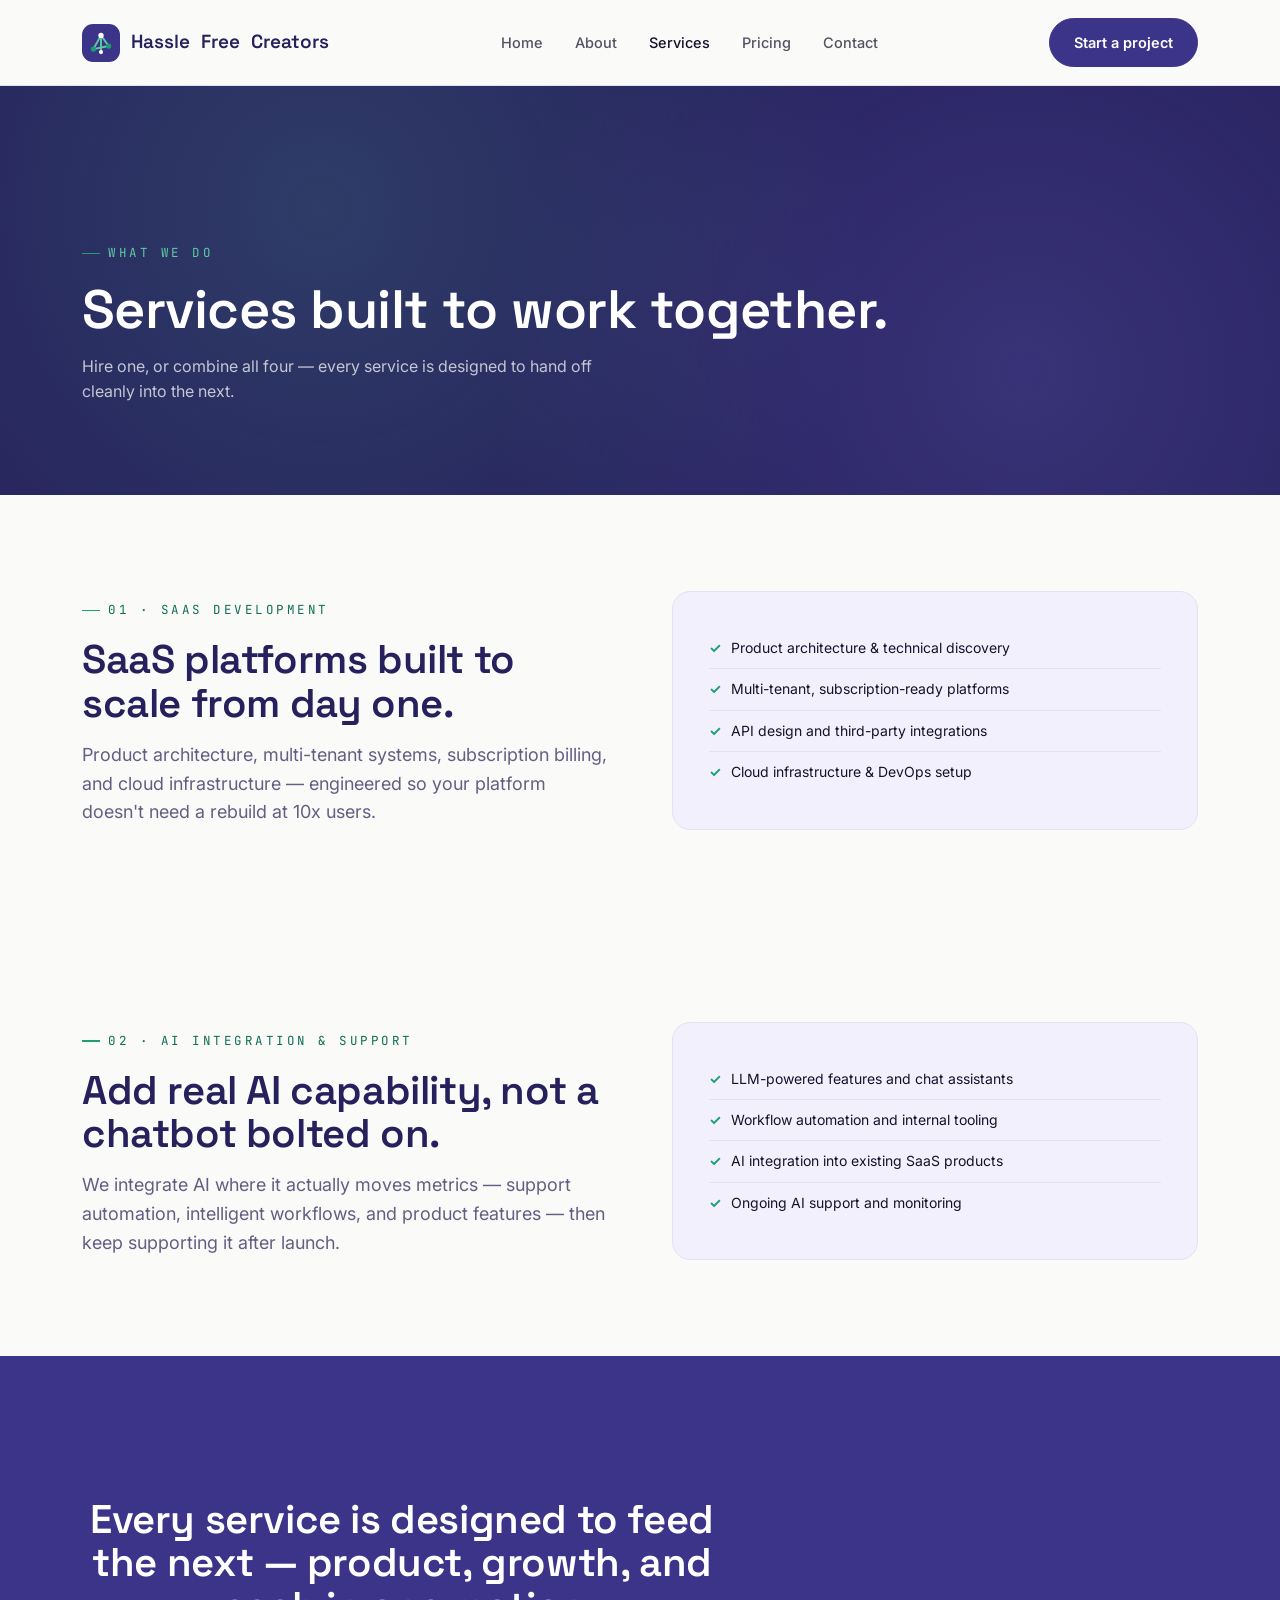
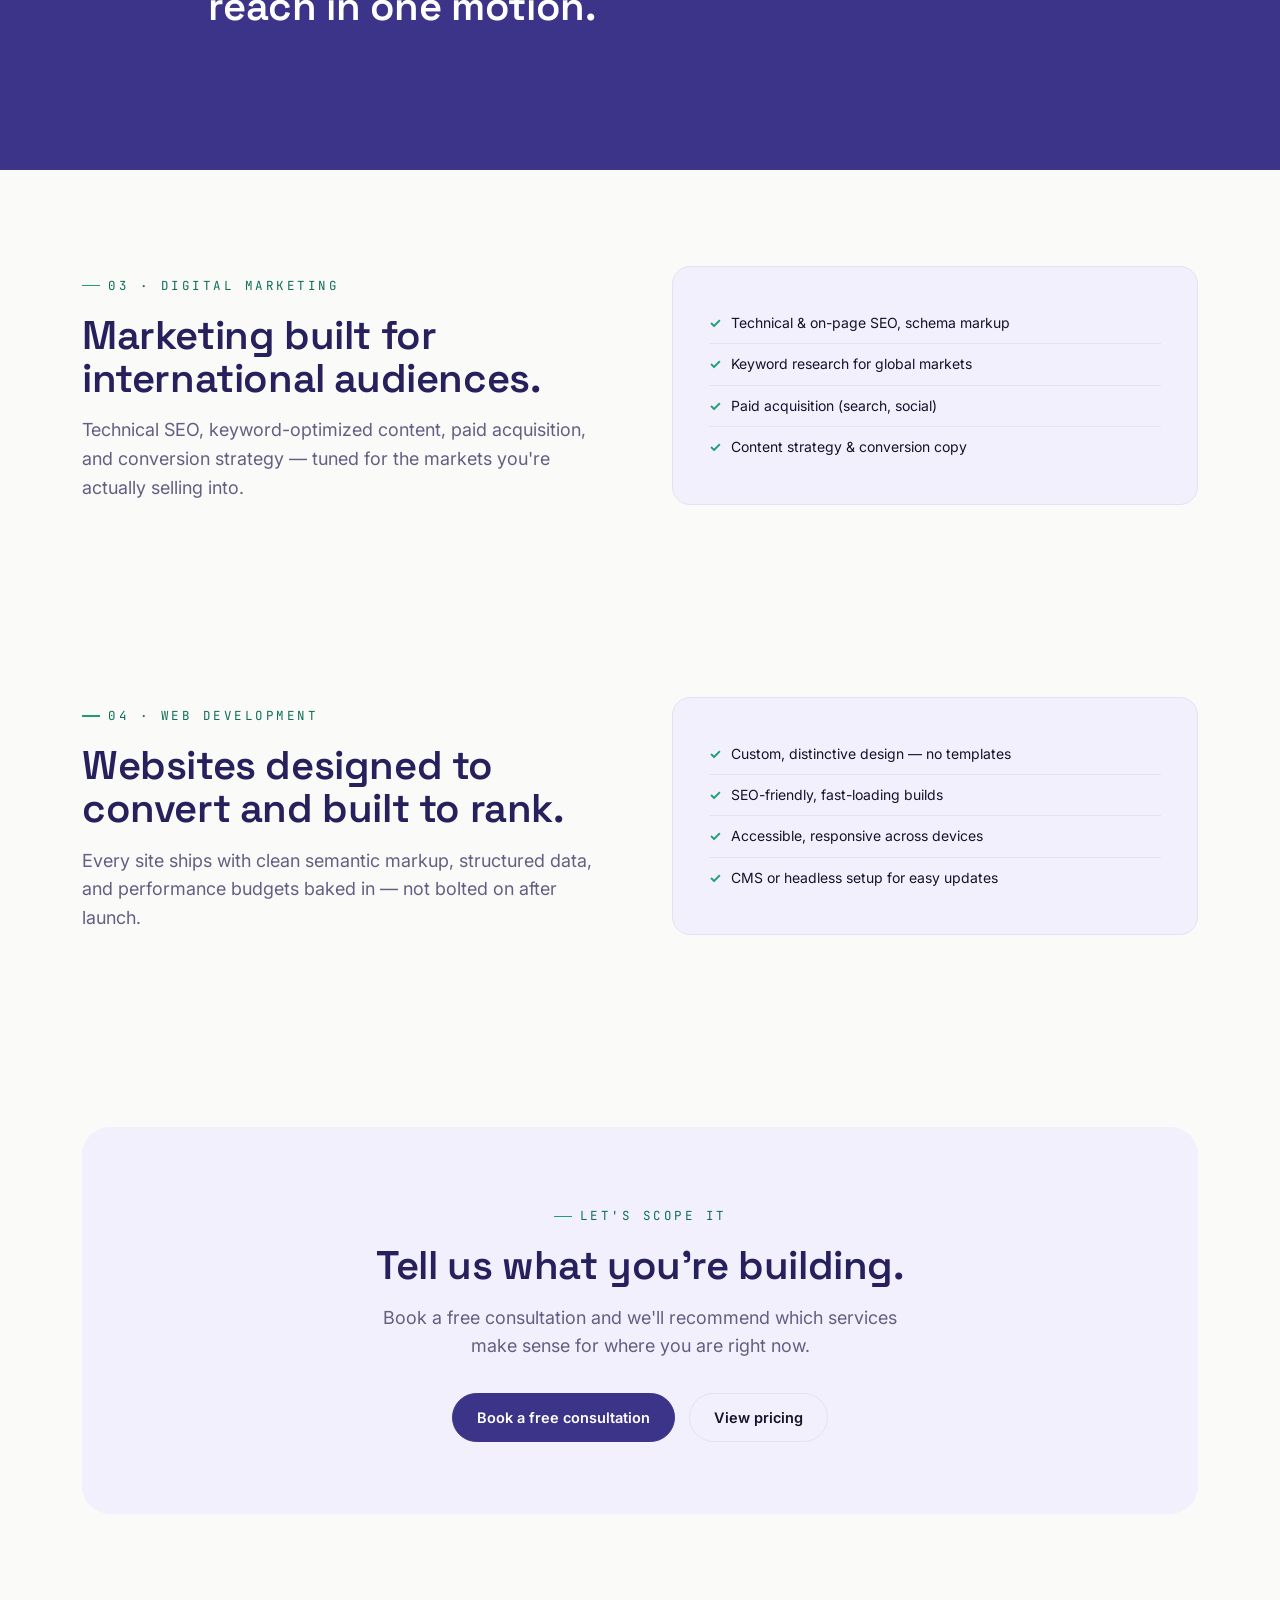
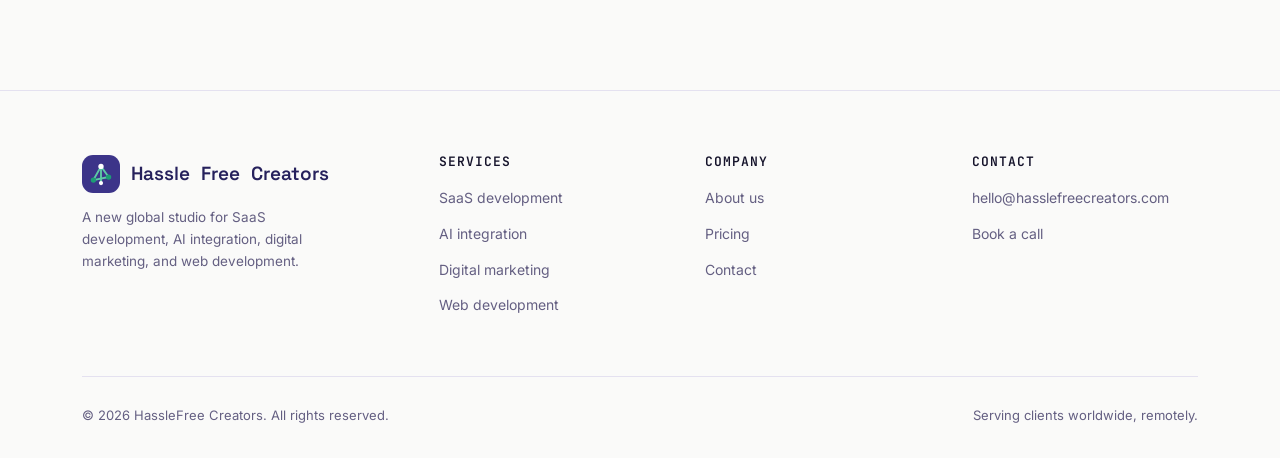
<file: services.html>
<!DOCTYPE html>
<html lang="en">
<head>
<meta charset="UTF-8">
<meta name="viewport" content="width=device-width, initial-scale=1.0">

<title>Services | SaaS Development, AI Integration, Digital Marketing & Web Development</title>
<meta name="description" content="Explore HassleFree Creators' services: SaaS product development, AI integration and support, digital marketing, and custom web development for global clients.">
<meta name="keywords" content="SaaS development services, AI integration services, digital marketing services, web development services, SEO agency, AI support">
<meta name="author" content="HassleFree Creators">
<meta name="robots" content="index, follow">
<link rel="canonical" href="https://www.hasslefreecreators.com/services.html">

<meta property="og:type" content="website">
<meta property="og:site_name" content="HassleFree Creators">
<meta property="og:title" content="Services | SaaS Development, AI Integration, Digital Marketing & Web Development">
<meta property="og:description" content="SaaS development, AI integration, digital marketing, and web development services built to work together.">
<meta property="og:url" content="https://www.hasslefreecreators.com/services.html">
<meta property="og:image" content="https://www.hasslefreecreators.com/assets/og-cover.jpg">
<meta property="og:locale" content="en_US">

<meta name="twitter:card" content="summary_large_image">
<meta name="twitter:title" content="Services | SaaS Development, AI Integration, Digital Marketing & Web Development">
<meta name="twitter:description" content="SaaS development, AI integration, digital marketing, and web development services built to work together.">
<meta name="twitter:image" content="https://www.hasslefreecreators.com/assets/og-cover.jpg">

<link rel="alternate" hreflang="en" href="https://www.hasslefreecreators.com/services.html">
<link rel="alternate" hreflang="x-default" href="https://www.hasslefreecreators.com/services.html">

<link rel="icon" href="assets/favicon.svg" type="image/svg+xml">
<link rel="preconnect" href="https://fonts.googleapis.com">
<link rel="preconnect" href="https://fonts.gstatic.com" crossorigin>
<link href="https://fonts.googleapis.com/css2?family=Space+Grotesk:wght@500;600;700&family=Inter:wght@400;500;600&family=JetBrains+Mono:wght@500&display=swap" rel="stylesheet">
<link rel="stylesheet" href="assets/styles.css">

<script type="application/ld+json">
{
  "@context": "https://schema.org",
  "@type": "Organization",
  "name": "HassleFree Creators",
  "url": "https://www.hasslefreecreators.com/",
  "logo": "https://www.hasslefreecreators.com/assets/logo.png",
  "description": "A global studio providing SaaS development, AI integration and support, digital marketing, and web development services.",
  "sameAs": [
    "https://www.linkedin.com/company/hasslefreecreators",
    "https://twitter.com/hasslefreecreators",
    "https://www.instagram.com/hasslefreecreators"
  ],
  "contactPoint": {
    "@type": "ContactPoint",
    "contactType": "customer support",
    "email": "hello@hasslefreecreators.com",
    "areaServed": "Worldwide",
    "availableLanguage": ["English"]
  }
}
</script>
<script type="application/ld+json">
{
  "@context": "https://schema.org",
  "@type": "Service",
  "serviceType": "SaaS development, AI integration, digital marketing, web development",
  "provider": {"@type":"Organization","name":"HassleFree Creators","url":"https://www.hasslefreecreators.com/"},
  "areaServed": "Worldwide",
  "hasOfferCatalog": {
    "@type": "OfferCatalog",
    "name": "HassleFree Creators services",
    "itemListElement": [
      {"@type":"Offer","itemOffered":{"@type":"Service","name":"SaaS Product Development"}},
      {"@type":"Offer","itemOffered":{"@type":"Service","name":"AI Integration and Support"}},
      {"@type":"Offer","itemOffered":{"@type":"Service","name":"Digital Marketing"}},
      {"@type":"Offer","itemOffered":{"@type":"Service","name":"Web Development"}}
    ]
  }
}
</script>
</head>
<body>
<header>
  <div class="nav">
    <a href="index.html" class="logo-lockup">
      <span class="logo-mark"><svg viewBox="0 0 100 100" xmlns="http://www.w3.org/2000/svg">
  <line x1="30" y1="66" x2="50" y2="30" stroke="#5DCAA5" stroke-width="5" stroke-linecap="round"/>
  <line x1="50" y1="30" x2="70" y2="58" stroke="#5DCAA5" stroke-width="5" stroke-linecap="round"/>
  <line x1="30" y1="66" x2="70" y2="58" stroke="#5DCAA5" stroke-width="5" stroke-linecap="round"/>
  <line x1="50" y1="30" x2="50" y2="74" stroke="#5DCAA5" stroke-width="5" stroke-linecap="round"/>
  <circle cx="50" cy="30" r="7" fill="#fff"/>
  <circle cx="30" cy="66" r="7" fill="#1D9E75"/>
  <circle cx="70" cy="58" r="7" fill="#1D9E75"/>
  <circle cx="50" cy="74" r="5.5" fill="#fff"/>
</svg></span>
      Hassle<span class="fr">Free</span> Creators
    </a>
    <nav class="links">
      <a href="index.html">Home</a>
      <a href="about.html">About</a>
      <a href="services.html" aria-current="page">Services</a>
      <a href="pricing.html">Pricing</a>
      <a href="contact.html">Contact</a>
    </nav>
    <a href="contact.html" class="btn btn-primary">Start a project</a>
  </div>
</header>
<main id="top">

  <section class="page-hero">
    <div class="parallax-layer layer-back" data-parallax-speed="0.12"></div>
    <div class="wrap">
      <span class="eyebrow on-dark">What we do</span>
      <h1>Services built to work together.</h1>
      <p>Hire one, or combine all four &mdash; every service is designed to hand off cleanly into the next.</p>
    </div>
  </section>

  <section id="saas">
    <div class="wrap split reveal">
      <div>
        <span class="eyebrow">01 &middot; SaaS development</span>
        <h2>SaaS platforms built to scale from day one.</h2>
        <p class="lede" style="margin-top:16px;">Product architecture, multi-tenant systems, subscription billing, and cloud infrastructure &mdash; engineered so your platform doesn't need a rebuild at 10x users.</p>
      </div>
      <div class="map-card">
        <ul class="price-feats">
          <li><span class="check">&#10003;</span>Product architecture &amp; technical discovery</li>
          <li><span class="check">&#10003;</span>Multi-tenant, subscription-ready platforms</li>
          <li><span class="check">&#10003;</span>API design and third-party integrations</li>
          <li><span class="check">&#10003;</span>Cloud infrastructure &amp; DevOps setup</li>
        </ul>
      </div>
    </div>
  </section>

  <section id="ai">
    <div class="wrap split reveal">
      <div class="map-card" style="order:2;">
        <ul class="price-feats">
          <li><span class="check">&#10003;</span>LLM-powered features and chat assistants</li>
          <li><span class="check">&#10003;</span>Workflow automation and internal tooling</li>
          <li><span class="check">&#10003;</span>AI integration into existing SaaS products</li>
          <li><span class="check">&#10003;</span>Ongoing AI support and monitoring</li>
        </ul>
      </div>
      <div>
        <span class="eyebrow">02 &middot; AI integration &amp; support</span>
        <h2>Add real AI capability, not a chatbot bolted on.</h2>
        <p class="lede" style="margin-top:16px;">We integrate AI where it actually moves metrics &mdash; support automation, intelligent workflows, and product features &mdash; then keep supporting it after launch.</p>
      </div>
    </div>
  </section>

  <div class="parallax-band" style="background-image:linear-gradient(180deg,rgba(38,33,92,0.72),rgba(15,110,86,0.6)),radial-gradient(circle at 40% 60%,#3C3489,#15132B 70%);">
    <div class="wrap reveal">
      <h2>Every service is designed to feed the next &mdash; product, growth, and reach in one motion.</h2>
    </div>
  </div>

  <section id="marketing">
    <div class="wrap split reveal">
      <div>
        <span class="eyebrow">03 &middot; Digital marketing</span>
        <h2>Marketing built for international audiences.</h2>
        <p class="lede" style="margin-top:16px;">Technical SEO, keyword-optimized content, paid acquisition, and conversion strategy &mdash; tuned for the markets you're actually selling into.</p>
      </div>
      <div class="map-card">
        <ul class="price-feats">
          <li><span class="check">&#10003;</span>Technical &amp; on-page SEO, schema markup</li>
          <li><span class="check">&#10003;</span>Keyword research for global markets</li>
          <li><span class="check">&#10003;</span>Paid acquisition (search, social)</li>
          <li><span class="check">&#10003;</span>Content strategy &amp; conversion copy</li>
        </ul>
      </div>
    </div>
  </section>

  <section id="web">
    <div class="wrap split reveal">
      <div class="map-card" style="order:2;">
        <ul class="price-feats">
          <li><span class="check">&#10003;</span>Custom, distinctive design &mdash; no templates</li>
          <li><span class="check">&#10003;</span>SEO-friendly, fast-loading builds</li>
          <li><span class="check">&#10003;</span>Accessible, responsive across devices</li>
          <li><span class="check">&#10003;</span>CMS or headless setup for easy updates</li>
        </ul>
      </div>
      <div>
        <span class="eyebrow">04 &middot; Web development</span>
        <h2>Websites designed to convert and built to rank.</h2>
        <p class="lede" style="margin-top:16px;">Every site ships with clean semantic markup, structured data, and performance budgets baked in &mdash; not bolted on after launch.</p>
      </div>
    </div>
  </section>

  <section>
    <div class="wrap">
      <div class="cta-section reveal">
        <span class="eyebrow" style="justify-content:center;">Let's scope it</span>
        <h2>Tell us what you're building.</h2>
        <p class="lede">Book a free consultation and we'll recommend which services make sense for where you are right now.</p>
        <div class="cta-row">
          <a href="contact.html" class="btn btn-primary">Book a free consultation</a>
          <a href="pricing.html" class="btn btn-ghost">View pricing</a>
        </div>
      </div>
    </div>
  </section>

</main>
<footer>
  <div class="wrap">
    <div class="foot-grid">
      <div class="foot-col">
        <a href="index.html" class="logo-lockup" style="margin-bottom:14px;">
          <span class="logo-mark"><svg viewBox="0 0 100 100" xmlns="http://www.w3.org/2000/svg">
  <line x1="30" y1="66" x2="50" y2="30" stroke="#5DCAA5" stroke-width="5" stroke-linecap="round"/>
  <line x1="50" y1="30" x2="70" y2="58" stroke="#5DCAA5" stroke-width="5" stroke-linecap="round"/>
  <line x1="30" y1="66" x2="70" y2="58" stroke="#5DCAA5" stroke-width="5" stroke-linecap="round"/>
  <line x1="50" y1="30" x2="50" y2="74" stroke="#5DCAA5" stroke-width="5" stroke-linecap="round"/>
  <circle cx="50" cy="30" r="7" fill="#fff"/>
  <circle cx="30" cy="66" r="7" fill="#1D9E75"/>
  <circle cx="70" cy="58" r="7" fill="#1D9E75"/>
  <circle cx="50" cy="74" r="5.5" fill="#fff"/>
</svg></span>
          Hassle<span class="fr">Free</span> Creators
        </a>
        <p style="font-size:13.5px;max-width:260px;">A new global studio for SaaS development, AI integration, digital marketing, and web development.</p>
      </div>
      <div class="foot-col">
        <h3>Services</h3>
        <ul>
          <li><a href="services.html#saas">SaaS development</a></li>
          <li><a href="services.html#ai">AI integration</a></li>
          <li><a href="services.html#marketing">Digital marketing</a></li>
          <li><a href="services.html#web">Web development</a></li>
        </ul>
      </div>
      <div class="foot-col">
        <h3>Company</h3>
        <ul>
          <li><a href="about.html">About us</a></li>
          <li><a href="pricing.html">Pricing</a></li>
          <li><a href="contact.html">Contact</a></li>
        </ul>
      </div>
      <div class="foot-col">
        <h3>Contact</h3>
        <ul>
          <li><a href="mailto:hello@hasslefreecreators.com">hello@hasslefreecreators.com</a></li>
          <li><a href="contact.html">Book a call</a></li>
        </ul>
      </div>
    </div>
    <div class="foot-bottom">
      <span>&copy; 2026 HassleFree Creators. All rights reserved.</span>
      <span>Serving clients worldwide, remotely.</span>
    </div>
  </div>
</footer>
<script src="assets/main.js"></script>
</body>
</html>
</file>
<file: assets/styles.css>
:root{
  --purple:#3C3489;
  --purple-deep:#26215C;
  --teal:#0F6E56;
  --teal-bright:#1D9E75;
  --teal-light:#5DCAA5;
  --ink:#15132B;
  --paper:#FAFAF9;
  --tint:#F2F0FC;
  --line:#E4E1F0;
  --muted:#645F82;
  --radius:18px;
  --display:'Space Grotesk',sans-serif;
  --body:'Inter',sans-serif;
  --mono:'JetBrains Mono',monospace;
}
*{box-sizing:border-box;margin:0;padding:0;}
html{scroll-behavior:smooth;}
body{
  font-family:var(--body);
  color:var(--ink);
  background:var(--paper);
  line-height:1.6;
  -webkit-font-smoothing:antialiased;
  overflow-x:hidden;
}
img,canvas{max-width:100%;display:block;}
a{color:inherit;text-decoration:none;}
ul{list-style:none;}
section{padding:96px 0;position:relative;}
.wrap{width:100%;max-width:1180px;margin:0 auto;padding:0 32px;}
.eyebrow{
  font-family:var(--mono);font-size:12.5px;letter-spacing:2.5px;text-transform:uppercase;
  color:var(--teal);display:inline-flex;align-items:center;gap:8px;margin-bottom:18px;
}
.eyebrow.on-dark{color:var(--teal-light);}
.eyebrow::before{content:"";width:18px;height:1.5px;background:var(--teal-bright);display:inline-block;}
h1,h2,h3{font-family:var(--display);font-weight:600;line-height:1.08;color:var(--purple-deep);}
h1{font-size:clamp(38px,5.4vw,64px);letter-spacing:-0.01em;}
h2{font-size:clamp(28px,3.4vw,40px);letter-spacing:-0.01em;}
h3{font-size:20px;}
p{color:var(--muted);}
.lede{font-size:18px;max-width:540px;}

/* Header */
header{position:sticky;top:0;z-index:80;background:rgba(250,250,249,0.86);backdrop-filter:blur(10px);border-bottom:1px solid var(--line);}
.nav{display:flex;align-items:center;justify-content:space-between;padding:18px 32px;max-width:1180px;margin:0 auto;}
.logo-lockup{display:flex;align-items:center;gap:11px;font-family:var(--display);font-weight:600;font-size:19px;color:var(--purple-deep);}
.logo-mark{width:38px;height:38px;border-radius:11px;background:var(--purple);flex-shrink:0;}
.logo-mark svg{width:100%;height:100%;}
.logo-mark .fr{color:var(--teal);}
nav.links{display:flex;gap:32px;font-size:14.5px;font-weight:500;}
nav.links a{color:var(--ink);opacity:0.72;transition:opacity .2s;}
nav.links a:hover,nav.links a[aria-current="page"]{opacity:1;}
.btn{font-family:var(--body);font-weight:600;font-size:14.5px;padding:12px 24px;border-radius:100px;border:1.5px solid var(--purple);display:inline-block;transition:transform .18s ease, background .2s ease, color .2s ease;cursor:pointer;}
.btn-primary{background:var(--purple);color:#fff;}
.btn-primary:hover{background:var(--purple-deep);transform:translateY(-2px);}
.btn-ghost{border-color:var(--line);color:var(--ink);}
.btn-ghost:hover{border-color:var(--purple);transform:translateY(-2px);}
.btn-ghost.on-dark{border-color:rgba(255,255,255,0.3);color:#fff;}
.btn-ghost.on-dark:hover{border-color:#fff;}

/* Parallax hero */
.parallax-hero{position:relative;min-height:78vh;display:flex;align-items:center;overflow:hidden;background:var(--purple-deep);}
.parallax-layer{position:absolute;inset:-10% -10%;will-change:transform;}
.layer-back{background:radial-gradient(circle at 25% 30%,rgba(93,202,165,0.16),transparent 55%),radial-gradient(circle at 80% 70%,rgba(124,113,221,0.22),transparent 50%);}
.layer-mid{display:flex;align-items:center;justify-content:flex-end;padding-right:6%;}
.layer-mid canvas{width:min(46vw,560px);height:min(46vw,560px);}
.layer-grid{background-image:linear-gradient(rgba(255,255,255,0.05) 1px,transparent 1px),linear-gradient(90deg,rgba(255,255,255,0.05) 1px,transparent 1px);background-size:56px 56px;}
.hero-content{position:relative;z-index:5;color:#fff;}
.hero-content h1{color:#fff;}
.hero-content h1 .accent{color:var(--teal-light);}
.hero-content p{color:rgba(255,255,255,0.72);}
.hero-ctas{display:flex;gap:14px;flex-wrap:wrap;margin-top:32px;}
.scroll-cue{position:absolute;bottom:28px;left:50%;transform:translateX(-50%);color:rgba(255,255,255,0.55);font-family:var(--mono);font-size:11px;letter-spacing:2px;text-transform:uppercase;display:flex;flex-direction:column;align-items:center;gap:8px;z-index:5;}
.scroll-cue::after{content:"";width:1px;height:26px;background:linear-gradient(rgba(255,255,255,0.6),transparent);}

/* Small page hero (non-home pages) */
.page-hero{background:var(--purple-deep);padding:150px 0 90px;position:relative;overflow:hidden;}
.page-hero .layer-back{position:absolute;inset:0;}
.page-hero .wrap{position:relative;z-index:3;}
.page-hero h1{color:#fff;font-size:clamp(34px,4.6vw,54px);}
.page-hero p{color:rgba(255,255,255,0.72);margin-top:14px;max-width:560px;}

/* Parallax image band */
.parallax-band{height:46vh;min-height:320px;background:linear-gradient(180deg,rgba(21,19,43,0.55),rgba(21,19,43,0.55)),var(--purple);background-attachment:fixed;background-position:center;background-size:cover;display:flex;align-items:center;justify-content:center;text-align:center;color:#fff;}
.parallax-band h2{color:#fff;max-width:640px;}
@supports (-webkit-touch-callout:none){
  .parallax-band{background-attachment:scroll;}
}

.marquee{border-top:1px solid var(--line);border-bottom:1px solid var(--line);padding:22px 0;overflow:hidden;background:var(--tint);}
.marquee-track{display:flex;gap:64px;white-space:nowrap;animation:scroll 26s linear infinite;width:max-content;}
.marquee-track span{font-family:var(--mono);font-size:13px;letter-spacing:1.5px;text-transform:uppercase;color:var(--muted);}
@keyframes scroll{from{transform:translateX(0);}to{transform:translateX(-50%);}}

/* Reveal on scroll */
.reveal{opacity:0;transform:translateY(28px);transition:opacity .7s ease, transform .7s ease;}
.reveal.is-visible{opacity:1;transform:translateY(0);}

/* Services grid */
.services-head{display:flex;justify-content:space-between;align-items:end;gap:24px;margin-bottom:56px;flex-wrap:wrap;}
.services-head .lede{margin:0;}
.service-grid{display:grid;grid-template-columns:repeat(4,1fr);gap:20px;}
.service-card{background:#fff;border:1px solid var(--line);border-radius:var(--radius);padding:30px 26px;transition:transform .22s ease, box-shadow .22s ease, border-color .22s ease;}
.service-card:nth-child(2){transform:translateY(26px);}
.service-card:nth-child(4){transform:translateY(26px);}
.service-card:hover{transform:translateY(14px);box-shadow:0 24px 48px -24px rgba(60,52,137,0.28);border-color:var(--purple);}
.service-card:nth-child(2):hover,.service-card:nth-child(4):hover{transform:translateY(40px);}
.service-icon{width:44px;height:44px;border-radius:12px;background:var(--tint);display:flex;align-items:center;justify-content:center;margin-bottom:22px;color:var(--purple);}
.service-card h3{margin-bottom:10px;}
.service-card p{font-size:14.5px;}
.service-tag{font-family:var(--mono);font-size:11px;color:var(--teal);letter-spacing:1px;text-transform:uppercase;margin-top:16px;display:block;}

/* Diagonal break */
.break-section{background:var(--purple-deep);position:relative;padding:110px 0;clip-path:polygon(0 4%,100% 0,100% 96%,0 100%);margin:60px 0;}
.break-section .wrap{position:relative;z-index:2;}
.break-section h2,.break-section h3{color:#fff;}
.break-section p{color:rgba(255,255,255,0.72);}
.process-list{display:grid;grid-template-columns:repeat(4,1fr);gap:28px;margin-top:56px;}
.process-item{border-left:1.5px solid rgba(255,255,255,0.18);padding-left:20px;}
.process-num{font-family:var(--mono);font-size:12.5px;color:var(--teal-light);display:block;margin-bottom:12px;}

/* Split / global */
.split{display:grid;grid-template-columns:1fr 1fr;gap:64px;align-items:center;}
.region-list{display:grid;grid-template-columns:1fr 1fr;gap:16px 28px;margin-top:32px;}
.region-list li{display:flex;align-items:center;gap:10px;font-size:14.5px;color:var(--ink);font-weight:500;}
.dot{width:7px;height:7px;border-radius:50%;background:var(--teal-bright);flex-shrink:0;}
.map-card{background:var(--tint);border-radius:var(--radius);padding:36px;border:1px solid var(--line);}
.map-card .grid-stats{display:grid;grid-template-columns:1fr 1fr;gap:22px;}
.map-stat{background:#fff;border-radius:14px;padding:20px;border:1px solid var(--line);}
.map-stat b{font-family:var(--display);font-size:26px;color:var(--purple);display:block;}
.map-stat span{font-size:12.5px;color:var(--muted);}

/* Pricing */
.pricing-grid{display:grid;grid-template-columns:repeat(3,1fr);gap:24px;align-items:start;}
.price-card{background:#fff;border:1px solid var(--line);border-radius:var(--radius);padding:36px 30px;transition:transform .22s ease, box-shadow .22s ease;}
.price-card.featured{border-color:var(--purple);box-shadow:0 24px 48px -24px rgba(60,52,137,0.32);transform:translateY(-14px);position:relative;}
.price-card:hover{transform:translateY(-6px);}
.price-card.featured:hover{transform:translateY(-18px);}
.price-badge{position:absolute;top:-13px;left:30px;background:var(--purple);color:#fff;font-family:var(--mono);font-size:11px;letter-spacing:1px;text-transform:uppercase;padding:6px 14px;border-radius:100px;}
.price-name{font-family:var(--mono);font-size:12.5px;letter-spacing:1.5px;text-transform:uppercase;color:var(--teal);margin-bottom:12px;}
.price-amount{font-family:var(--display);font-size:38px;color:var(--purple-deep);margin-bottom:6px;}
.price-amount span{font-family:var(--body);font-size:14px;color:var(--muted);font-weight:400;}
.price-desc{font-size:13.5px;margin-bottom:26px;}
.price-feats li{font-size:14px;color:var(--ink);padding:9px 0;border-top:1px solid var(--line);display:flex;gap:10px;align-items:flex-start;}
.price-feats li:first-child{border-top:none;}
.check{color:var(--teal-bright);flex-shrink:0;font-weight:700;}
.price-card .btn{width:100%;text-align:center;margin-top:26px;}

/* FAQ */
.faq-item{border-top:1px solid var(--line);padding:26px 0;}
.faq-item:last-child{border-bottom:1px solid var(--line);}
.faq-item summary{font-family:var(--display);font-size:17px;font-weight:600;color:var(--purple-deep);cursor:pointer;list-style:none;display:flex;justify-content:space-between;align-items:center;gap:20px;}
.faq-item summary::-webkit-details-marker{display:none;}
.faq-item summary::after{content:"+";font-size:22px;color:var(--teal);font-weight:400;flex-shrink:0;}
.faq-item[open] summary::after{content:"–";}
.faq-item p{margin-top:16px;max-width:640px;font-size:14.5px;}

/* CTA */
.cta-section{background:var(--tint);border-radius:28px;padding:72px 56px;text-align:center;max-width:1116px;margin:0 auto;}
.cta-section h2{margin-bottom:16px;}
.cta-section .lede{margin:0 auto 32px;text-align:center;}
.cta-row{display:flex;gap:14px;justify-content:center;flex-wrap:wrap;}

/* Values / about grid */
.value-grid{display:grid;grid-template-columns:repeat(3,1fr);gap:22px;margin-top:16px;}
.value-card{padding:28px 0;border-top:1px solid var(--line);}
.value-num{font-family:var(--mono);font-size:12px;color:var(--teal);letter-spacing:1px;}

/* Team-lite founder card */
.founder-card{display:flex;gap:24px;align-items:center;background:#fff;border:1px solid var(--line);border-radius:var(--radius);padding:28px;margin-top:40px;}
.founder-avatar{width:64px;height:64px;border-radius:50%;background:var(--purple);flex-shrink:0;display:flex;align-items:center;justify-content:center;color:#fff;font-family:var(--display);font-size:20px;}
.founder-card b{color:var(--ink);display:block;font-size:15px;}
.founder-card span{font-size:13px;color:var(--muted);}

/* Contact */
.contact-grid{display:grid;grid-template-columns:1fr 1fr;gap:56px;}
.form-field{margin-bottom:20px;}
.form-field label{display:block;font-size:13px;font-weight:600;color:var(--ink);margin-bottom:8px;}
.form-field input,.form-field textarea,.form-field select{width:100%;font-family:var(--body);font-size:14.5px;padding:13px 16px;border-radius:12px;border:1.5px solid var(--line);background:#fff;color:var(--ink);transition:border-color .2s;}
.form-field input:focus,.form-field textarea:focus,.form-field select:focus{outline:none;border-color:var(--purple);}
.form-field textarea{resize:vertical;min-height:120px;}
.contact-info-card{background:var(--tint);border-radius:var(--radius);padding:32px;border:1px solid var(--line);}
.contact-info-card .info-row{display:flex;gap:12px;align-items:flex-start;margin-bottom:20px;}
.contact-info-card .info-row b{display:block;font-size:14px;color:var(--ink);}
.contact-info-card .info-row span{font-size:13.5px;color:var(--muted);}
.form-note{font-size:12.5px;color:var(--muted);margin-top:6px;}
.form-success{display:none;background:var(--tint);border:1px solid var(--teal-light);border-radius:12px;padding:16px 20px;font-size:14px;color:var(--teal);margin-top:16px;}
.form-success.show{display:block;}

footer{padding:64px 0 32px;border-top:1px solid var(--line);margin-top:80px;}
.foot-grid{display:grid;grid-template-columns:1.4fr 1fr 1fr 1fr;gap:40px;margin-bottom:48px;}
.foot-col h3{font-size:13px;color:var(--ink);font-family:var(--mono);letter-spacing:1px;text-transform:uppercase;margin-bottom:16px;}
.foot-col ul li{margin-bottom:10px;}
.foot-col ul a{font-size:14px;color:var(--muted);transition:color .2s;}
.foot-col ul a:hover{color:var(--purple);}
.foot-bottom{display:flex;justify-content:space-between;align-items:center;flex-wrap:wrap;gap:12px;padding-top:28px;border-top:1px solid var(--line);font-size:13px;color:var(--muted);}

@media(max-width:920px){
  .hero-grid,.split,.contact-grid{grid-template-columns:1fr;}
  .service-grid{grid-template-columns:1fr 1fr;}
  .service-card:nth-child(2),.service-card:nth-child(4){transform:none;}
  .process-list{grid-template-columns:1fr 1fr;}
  .pricing-grid{grid-template-columns:1fr;}
  .price-card.featured{transform:none;}
  .value-grid{grid-template-columns:1fr;}
  .foot-grid{grid-template-columns:1fr 1fr;}
  nav.links{display:none;}
  .layer-mid{display:none;}
}
@media(prefers-reduced-motion:reduce){
  .marquee-track{animation:none;}
  .reveal{opacity:1;transform:none;transition:none;}
  *{transition:none !important;}
}
</file>
